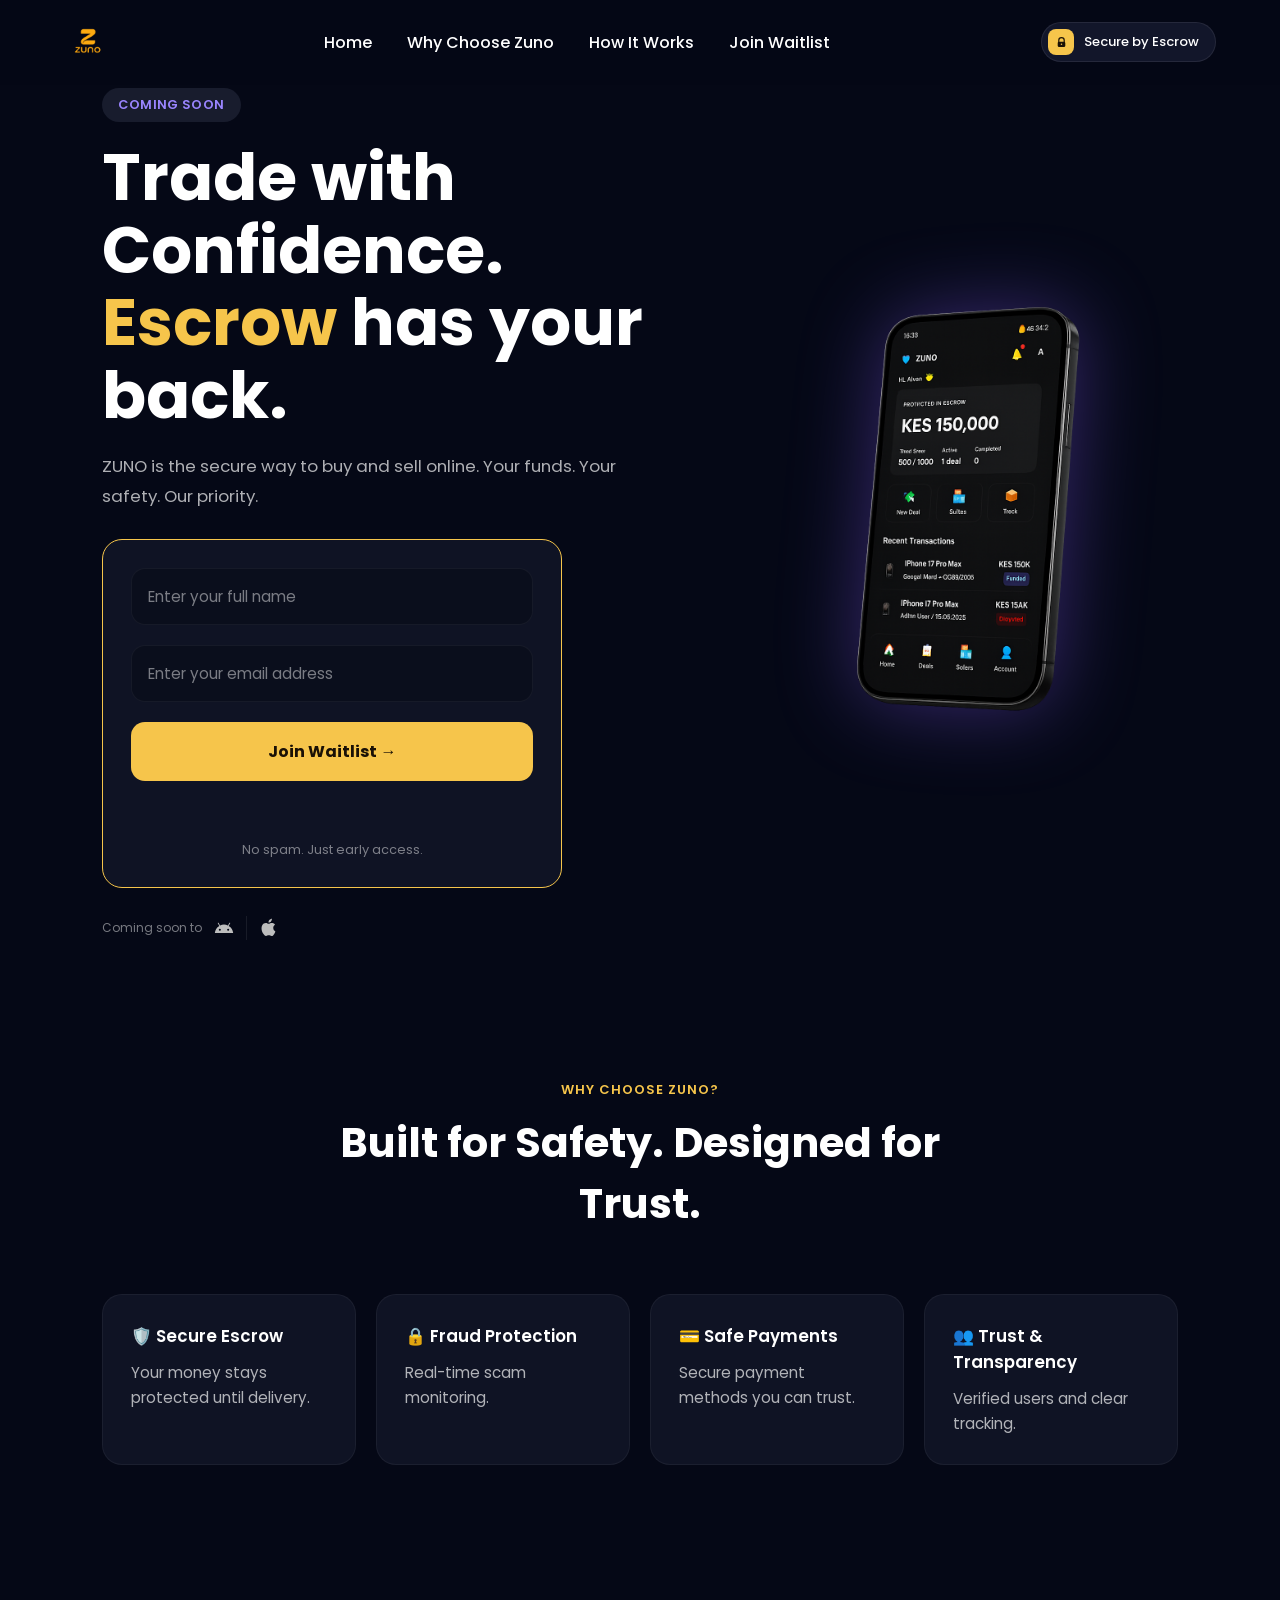
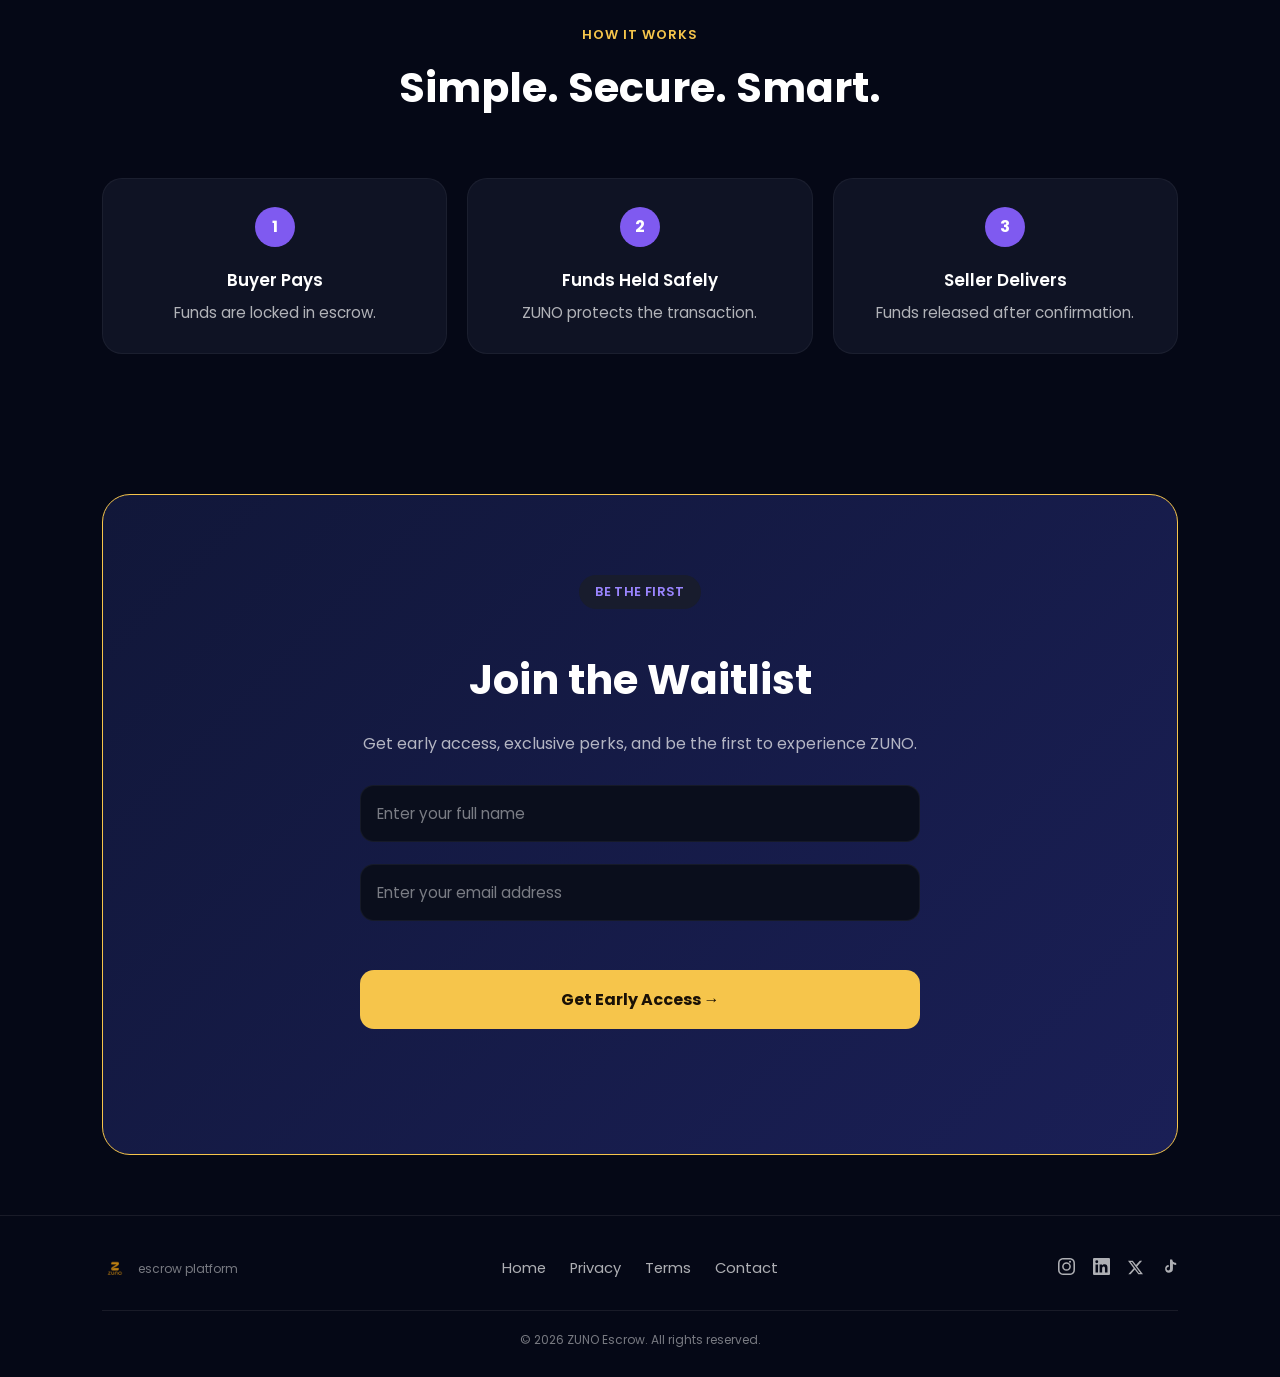
<file: index.html>
<!DOCTYPE html>
<html lang="en">
<head>
<meta charset="UTF-8">
<meta name="viewport" content="width=device-width, initial-scale=1.0">
<title>ZUNO — Secure Escrow for Online Trading | Waitlist</title>
<meta name="description" content="ZUNO is the secure escrow platform for safe online buying and selling. Join the waitlist for early access.">
<meta name="theme-color" content="#050816">

<link rel="icon" type="image/png" href="assets/zuno.png?v=3">
<link href="https://fonts.googleapis.com/css2?family=Poppins:wght@300;400;500;600;700;800&display=swap" rel="stylesheet">
<link rel="stylesheet" href="css/style.css">
</head>
<body>

<a class="skip-link" href="#main-content">Skip to content</a>

<header>
    <a class="brand" href="index.html#home" aria-label="ZUNO home">
        <img class="logo-icon" src="assets/zuno.png?v=3" alt="ZUNO">
    </a>

    <nav class="nav-links" id="navLinks">
        <a href="#home">Home</a>
        <a href="#why-zuno">Why Choose Zuno</a>
        <a href="#how-it-works">How It Works</a>
        <a href="#waitlist">Join Waitlist</a>
    </nav>

    <div class="right-controls">
        <div class="secure-badge">
            <span class="secure-badge-icon" aria-hidden="true">
                <svg width="13" height="13" viewBox="0 0 24 24" fill="none" xmlns="http://www.w3.org/2000/svg">
                    <path d="M7 10.5V8a5 5 0 0 1 10 0v2.5" stroke="#1a1106" stroke-width="2.2" stroke-linecap="round"/>
                    <rect x="5" y="10.5" width="14" height="10" rx="2.5" fill="#1a1106"/>
                    <circle cx="12" cy="15.3" r="1.4" fill="#f6c54b"/>
                </svg>
            </span>
            <span class="secure-badge-text">Secure by Escrow</span>
        </div>

        <button class="menu-toggle" id="menuToggle" aria-expanded="false" aria-controls="navLinks" aria-label="Toggle navigation menu">
            <span class="bar"></span>
        </button>
    </div>
</header>

<main id="main-content">

<section class="hero" id="home">

    <div class="hero-text">
        <span class="badge">COMING SOON</span>

        <h1>
            Trade with Confidence.<br>
            <span class="accent">Escrow</span> has your back.
        </h1>

        <p>
            ZUNO is the secure way to buy and sell online.
            Your funds. Your safety. Our priority.
        </p>

        <div class="waitlist-card">

            <form data-waitlist-form novalidate>
                <label class="sr-only" for="hero-name">Full name</label>
                <input id="hero-name" type="text" name="fullName" placeholder="Enter your full name" autocomplete="name" required>

                <label class="sr-only" for="hero-email">Email address</label>
                <input id="hero-email" type="email" name="email" placeholder="Enter your email address" autocomplete="email" required>

                <button type="submit" class="join-btn">
                    Join Waitlist →
                </button>

                <p class="form-feedback" role="status" aria-live="polite"></p>
            </form>

            <small>No spam. Just early access.</small>

        </div>

        <div class="platforms">
            <span class="coming">Coming soon to</span>
            <svg width="20" height="20" viewBox="0 0 24 24" fill="currentColor" aria-hidden="true"><path d="M17.6 9.48l1.84-3.18a.5.5 0 0 0-.86-.5l-1.86 3.22a11.4 11.4 0 0 0-9.44 0L5.42 5.8a.5.5 0 0 0-.86.5l1.84 3.18A10.94 10.94 0 0 0 1 18h22a10.94 10.94 0 0 0-5.4-8.52zM7 15.25a1.25 1.25 0 1 1 0-2.5 1.25 1.25 0 0 1 0 2.5zm10 0a1.25 1.25 0 1 1 0-2.5 1.25 1.25 0 0 1 0 2.5z"/></svg>
            <span class="sr-only">Android</span>
            <div class="divider"></div>
            <svg width="18" height="18" viewBox="0 0 24 24" fill="currentColor" aria-hidden="true"><path d="M17.05 12.04c-.03-2.6 2.12-3.85 2.22-3.91-1.21-1.77-3.09-2.01-3.76-2.04-1.6-.16-3.13.94-3.94.94-.83 0-2.07-.92-3.4-.9-1.75.03-3.36 1.02-4.25 2.59-1.81 3.14-.46 7.78 1.29 10.32.86 1.24 1.88 2.63 3.22 2.58 1.29-.05 1.78-.84 3.34-.84 1.55 0 2 .84 3.36.81 1.39-.02 2.27-1.25 3.12-2.5a10.8 10.8 0 0 0 1.4-2.88 4.6 4.6 0 0 1-2.6-4.17zM14.4 4.06c.71-.86 1.19-2.05 1.06-3.24-1.02.04-2.27.69-3 1.54-.66.76-1.24 1.98-1.08 3.14 1.13.09 2.3-.58 3.02-1.44z"/></svg>
            <span class="sr-only">iOS</span>
        </div>

    </div>

    <div class="hero-image">
        <img src="assets/phone.png" alt="ZUNO app dashboard showing funds protected in escrow">
    </div>

</section>

<section class="features" id="why-zuno">

    <span class="eyebrow-center">WHY CHOOSE ZUNO?</span>
    <h2>Built for Safety. Designed for Trust.</h2>

    <div class="cards">

        <div class="card">
            <h3>🛡️ Secure Escrow</h3>
            <p>Your money stays protected until delivery.</p>
        </div>

        <div class="card">
            <h3>🔒 Fraud Protection</h3>
            <p>Real-time scam monitoring.</p>
        </div>

        <div class="card">
            <h3>💳 Safe Payments</h3>
            <p>Secure payment methods you can trust.</p>
        </div>

        <div class="card">
            <h3>👥 Trust &amp; Transparency</h3>
            <p>Verified users and clear tracking.</p>
        </div>

    </div>

</section>

<section class="how-it-works" id="how-it-works">

    <span class="eyebrow-center">HOW IT WORKS</span>
    <h2>Simple. Secure. Smart.</h2>

    <div class="steps">

        <div class="step">
            <div class="number" aria-hidden="true">1</div>
            <h3>Buyer Pays</h3>
            <p>Funds are locked in escrow.</p>
        </div>

        <div class="step">
            <div class="number" aria-hidden="true">2</div>
            <h3>Funds Held Safely</h3>
            <p>ZUNO protects the transaction.</p>
        </div>

        <div class="step">
            <div class="number" aria-hidden="true">3</div>
            <h3>Seller Delivers</h3>
            <p>Funds released after confirmation.</p>
        </div>

    </div>

</section>

<section class="cta" id="waitlist">

    <span class="badge">BE THE FIRST</span>

    <h2>Join the Waitlist</h2>

    <p>
        Get early access, exclusive perks,
        and be the first to experience ZUNO.
    </p>

    <form class="cta-form" data-waitlist-form novalidate>
        <label class="sr-only" for="cta-name">Full name</label>
        <input id="cta-name" type="text" name="fullName" placeholder="Enter your full name" autocomplete="name" required>

        <label class="sr-only" for="cta-email">Email address</label>
        <input id="cta-email" type="email" name="email" placeholder="Enter your email address" autocomplete="email" required>
         <br>
        <button type="submit">Get Early Access →</button>
    </form>
    <p class="form-feedback" role="status" aria-live="polite"></p>

</section>

</main>

<footer class="footer">
    <div class="footer-top">

        <div class="footer-brand">
            <img src="assets/zuno.png?v=3" class="footer-icon" alt="ZUNO">
            <span class="footer-tagline">escrow platform</span>
        </div>

        <nav class="footer-links" aria-label="Footer">
            <a href="#home">Home</a>
            <a href="privacy.html">Privacy</a>
            <a href="terms.html">Terms</a>
            <a href="https://wa.me/254714637437">Contact</a>
        </nav>

        <div class="footer-social">
            <a href="https://www.instagram.com/zuno.ke?igsh=MWo0dTN6ZzJnamIyZA==" aria-label="ZUNO on Instagram"><svg width="17" height="17" viewBox="0 0 24 24" fill="currentColor" aria-hidden="true"><path d="M12 2.2c3.2 0 3.58.01 4.85.07 1.17.05 1.8.25 2.22.41.56.22.96.48 1.38.9.42.42.68.82.9 1.38.16.42.36 1.05.41 2.22.06 1.27.07 1.65.07 4.85s-.01 3.58-.07 4.85c-.05 1.17-.25 1.8-.41 2.22-.22.56-.48.96-.9 1.38-.42.42-.82.68-1.38.9-.42.16-1.05.36-2.22.41-1.27.06-1.65.07-4.85.07s-3.58-.01-4.85-.07c-1.17-.05-1.8-.25-2.22-.41-.56-.22-.96-.48-1.38-.9-.42-.42-.68-.82-.9-1.38-.16-.42-.36-1.05-.41-2.22C2.21 15.58 2.2 15.2 2.2 12s.01-3.58.07-4.85c.05-1.17.25-1.8.41-2.22.22-.56.48-.96.9-1.38.42-.42.82-.68 1.38-.9.42-.16 1.05-.36 2.22-.41C8.42 2.21 8.8 2.2 12 2.2zM12 0C8.74 0 8.33.01 7.05.07 5.78.13 4.9.33 4.14.63c-.79.31-1.46.72-2.13 1.39C1.34 2.69.93 3.36.62 4.15.32 4.91.12 5.78.06 7.06.01 8.33 0 8.74 0 12s.01 3.67.07 4.95c.06 1.27.26 2.15.56 2.91.31.79.72 1.46 1.39 2.13.67.67 1.34 1.08 2.13 1.39.76.3 1.63.5 2.91.56C8.33 23.99 8.74 24 12 24s3.67-.01 4.95-.07c1.27-.06 2.15-.26 2.91-.56.79-.31 1.46-.72 2.13-1.39.67-.67 1.08-1.34 1.39-2.13.3-.76.5-1.63.56-2.91.06-1.28.07-1.69.07-4.95s-.01-3.67-.07-4.95c-.06-1.27-.26-2.15-.56-2.91-.31-.79-.72-1.46-1.39-2.13-.67-.67-1.34-1.08-2.13-1.39-.76-.3-1.63-.5-2.91-.56C15.67.01 15.26 0 12 0zm0 5.84A6.16 6.16 0 1 0 18.16 12 6.16 6.16 0 0 0 12 5.84zM12 16a4 4 0 1 1 4-4 4 4 0 0 1-4 4zm6.41-10.85a1.44 1.44 0 1 1-1.44-1.44 1.44 1.44 0 0 1 1.44 1.44z"/></svg></a>
            <a href="https://www.linkedin.com/in/zuno-escrow-52151441b?utm_source=share_via&utm_content=profile&utm_medium=member_android" aria-label="ZUNO on LinkedIn"><svg width="17" height="17" viewBox="0 0 24 24" fill="currentColor" aria-hidden="true"><path d="M20.45 20.45h-3.56v-5.57c0-1.33-.02-3.04-1.85-3.04-1.85 0-2.14 1.45-2.14 2.94v5.67H9.34V9h3.41v1.56h.05c.48-.9 1.64-1.85 3.38-1.85 3.6 0 4.27 2.37 4.27 5.46zM5.34 7.43a2.07 2.07 0 1 1 0-4.14 2.07 2.07 0 0 1 0 4.14zM7.12 20.45H3.56V9h3.56zM22.22 0H1.77C.8 0 0 .78 0 1.75v20.5C0 23.22.8 24 1.77 24h20.45c.98 0 1.78-.78 1.78-1.75V1.75C24 .78 23.2 0 22.22 0z"/></svg></a>
            <a href="https://x.com/EscrowZuno" aria-label="ZUNO on X (Twitter)"><svg width="15" height="15" viewBox="0 0 24 24" fill="currentColor" aria-hidden="true"><path d="M18.9 1.15h3.68l-8.04 9.19L24 22.85h-7.4l-5.8-7.58-6.63 7.58H.5l8.6-9.83L0 1.15h7.59l5.24 6.93zm-1.29 19.5h2.04L6.49 3.24H4.3z"/></svg></a>
          <a href="https://www.tiktok.com/@zuno.ke?_r=1&_t=ZS-97hFXRtdJbx" aria-label="ZUNO on TikTok">
  <svg width="17" height="17" viewBox="0 0 24 24" fill="currentColor" aria-hidden="true">
    <path d="M19.59 6.69a4.83 4.83 0 0 1-3.77-4.25V2h-3.12v13.21a2.39 2.39 0 1 1-2.39-2.39c.19 0 .37.02.55.07V9.72a5.5 5.5 0 1 0 5.96 5.49V8.54a7.94 7.94 0 0 0 4.65 1.48V6.9c-.66 0-1.3-.07-1.88-.21z"/>
  </svg>
</a>
        </div>

    </div>

    <div class="footer-bottom">
        <p>© 2026 ZUNO Escrow. All rights reserved.</p>
    </div>
</footer>

<script src="js/main.js" defer></script>
</body>
</html>
</file>
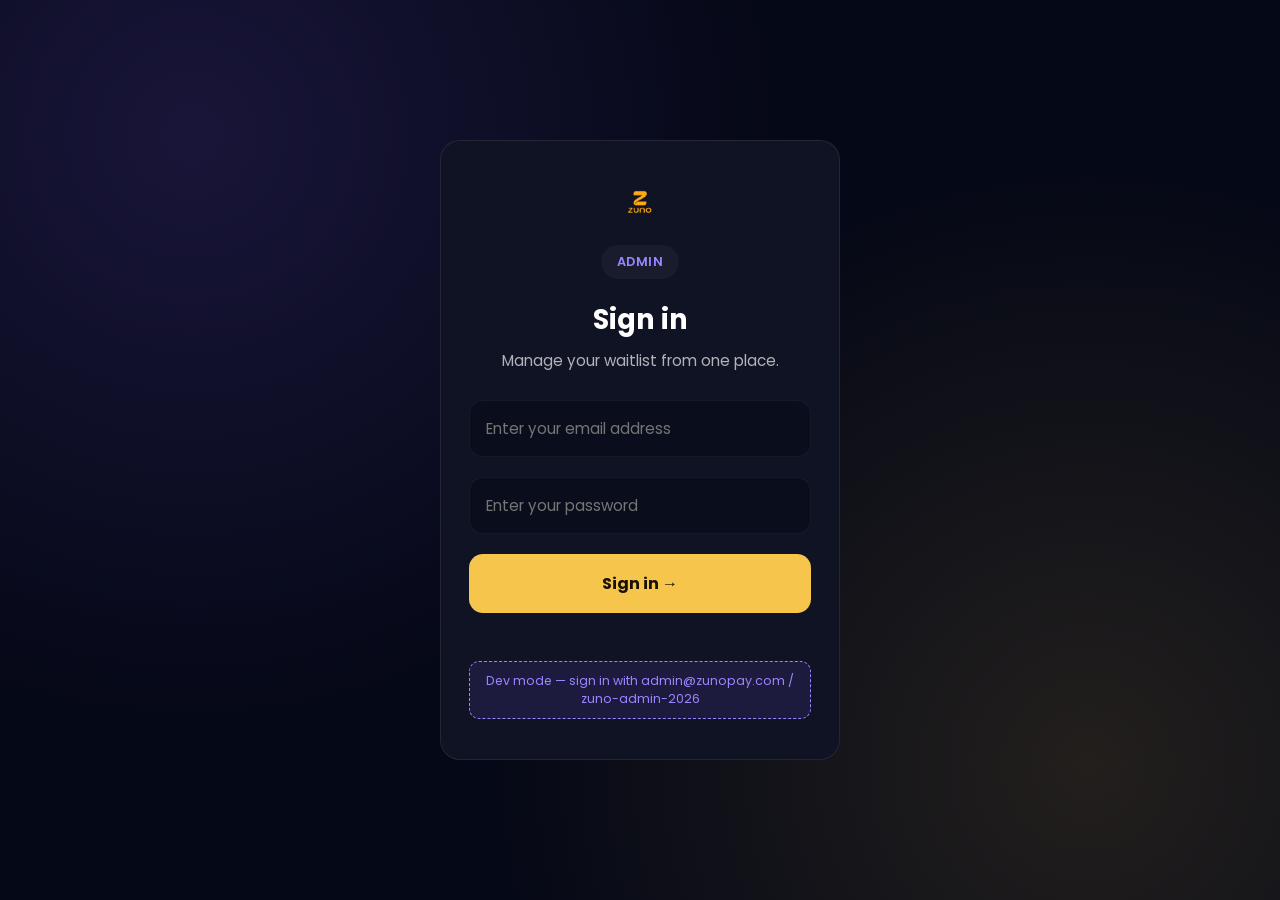
<file: admin/index.html>
<!DOCTYPE html>
<html lang="en">
<head>
<meta charset="UTF-8">
<meta name="viewport" content="width=device-width, initial-scale=1.0">
<title>Admin Sign In — ZUNO</title>
<meta name="robots" content="noindex, nofollow">
<link rel="icon" type="image/png" href="assets/zuno.png?v=3">
<link href="https://fonts.googleapis.com/css2?family=Poppins:wght@300;400;500;600;700;800&display=swap" rel="stylesheet">
<link rel="stylesheet" href="css/admin.css">
</head>
<body class="admin-auth-body">

<a class="skip-link" href="#main-content">Skip to content</a>

<main id="main-content" class="auth-shell">

  <div class="auth-card">
    <img class="auth-logo" src="assets/zuno.png?v=3" alt="ZUNO">
    <span class="badge auth-badge">ADMIN</span>
    <h1 class="auth-title">Sign in</h1>
    <p class="auth-subtitle">Manage your waitlist from one place.</p>

    <form id="loginForm" novalidate>
      <label class="sr-only" for="email">Email address</label>
      <input id="email" type="email" name="email" placeholder="Enter your email address" autocomplete="username" required>

      <label class="sr-only" for="password">Password</label>
      <input id="password" type="password" name="password" placeholder="Enter your password" autocomplete="current-password" required>

      <button type="submit" class="join-btn" id="loginBtn">Sign in →</button>

      <p class="form-feedback" id="loginFeedback" role="status" aria-live="polite"></p>
    </form>

    <p class="dev-hint" id="devHint" hidden></p>
  </div>

</main>

<script src="js/config.js"></script>
<script src="js/api.js"></script>
<script src="js/auth.js"></script>
</body>
</html>
</file>
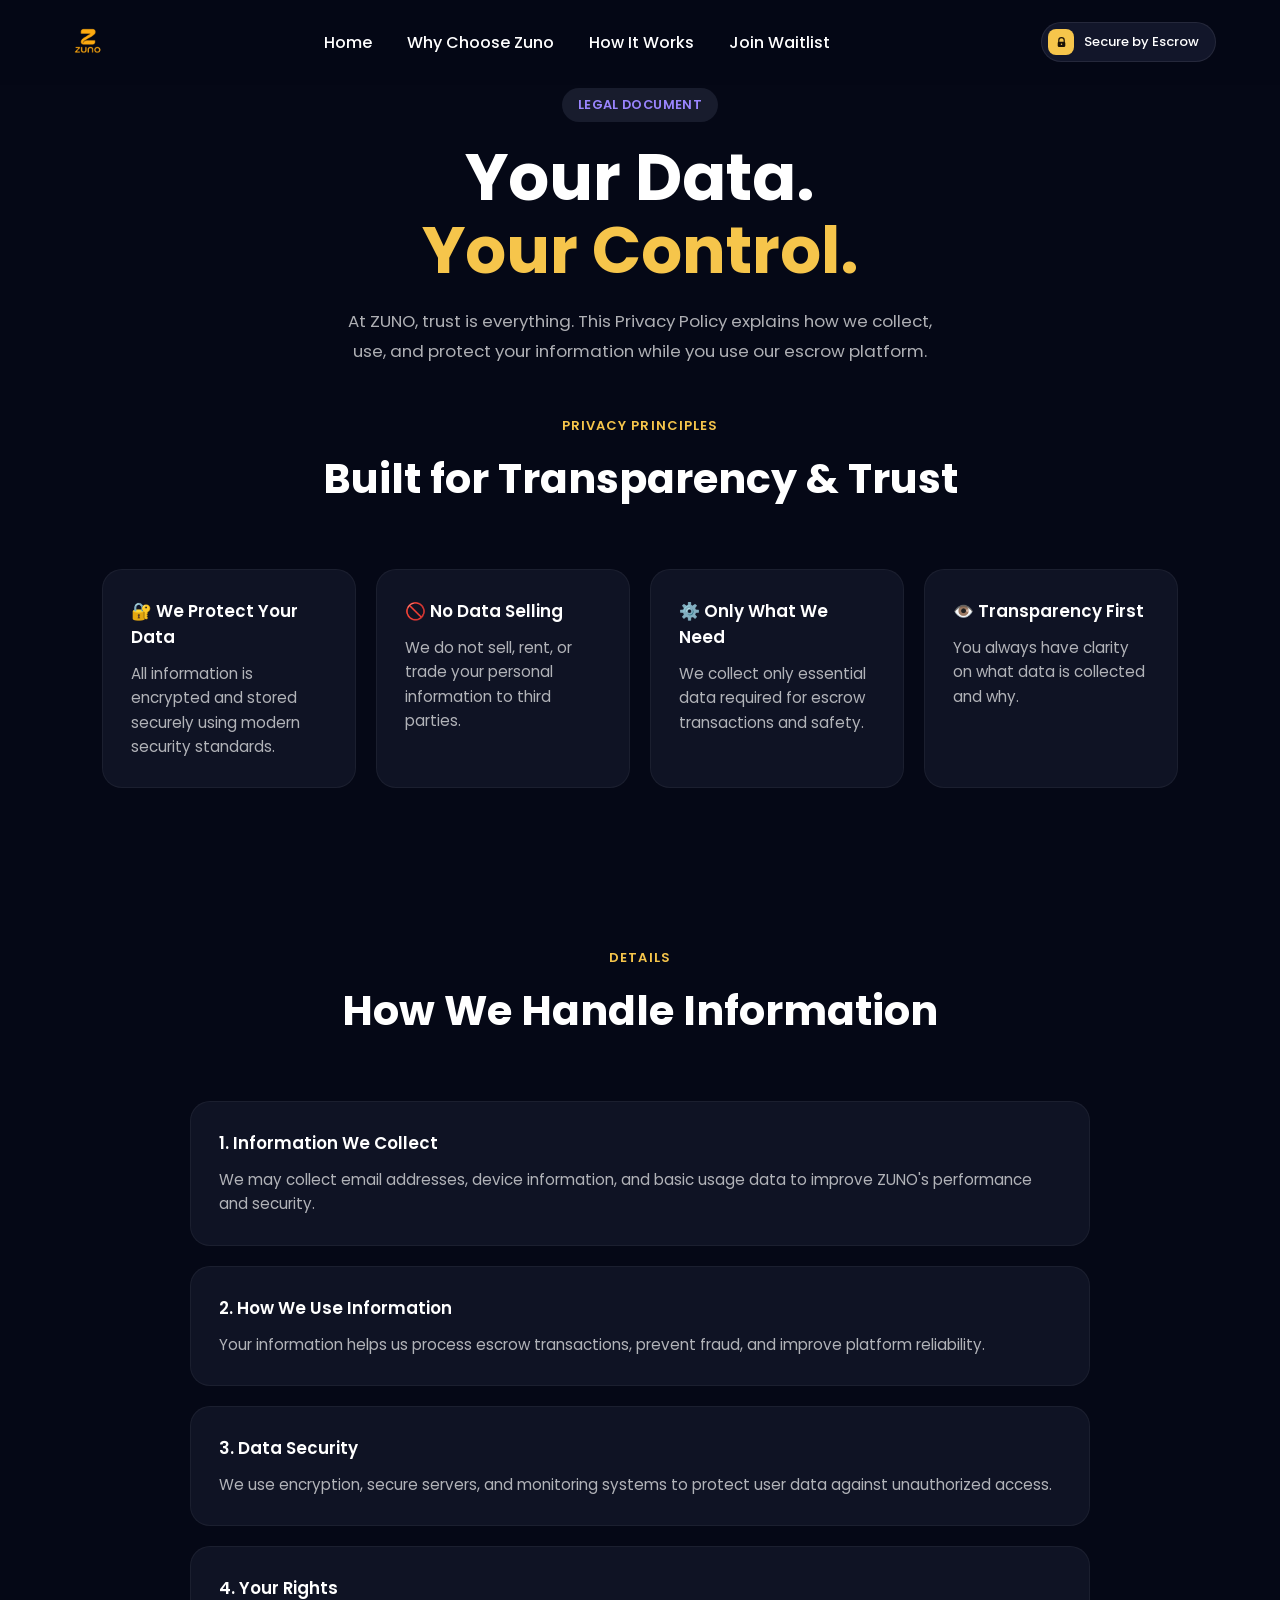
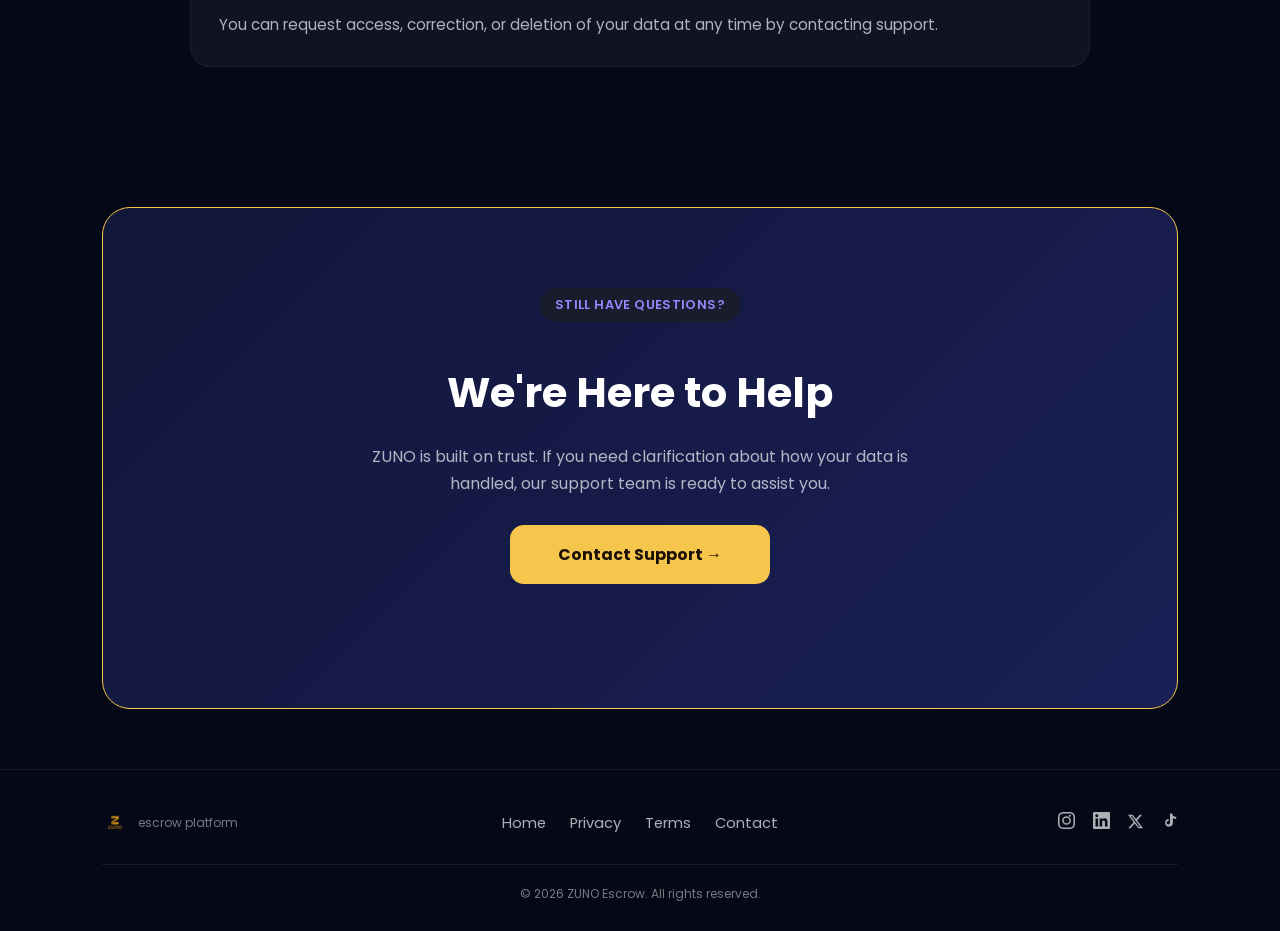
<file: privacy.html>
<!DOCTYPE html>
<html lang="en">
<head>
<meta charset="UTF-8">
<meta name="viewport" content="width=device-width, initial-scale=1.0">
<title>Privacy Policy - ZUNO</title>
<meta name="description" content="Read ZUNO's Privacy Policy to learn how we collect, use, and protect your data on our secure escrow platform.">
<meta name="theme-color" content="#050816">

<link rel="icon" type="image/png" href="assets/zuno.png?v=3">
<link href="https://fonts.googleapis.com/css2?family=Poppins:wght@300;400;500;600;700;800&display=swap" rel="stylesheet">
<link rel="stylesheet" href="css/style.css">
</head>

<body>

<a class="skip-link" href="#main-content">Skip to content</a>

<header>
    <a class="brand" href="index.html#home" aria-label="ZUNO home">
        <img class="logo-icon" src="assets/zuno.png?v=3" alt="ZUNO">
    </a>

    <nav class="nav-links" id="navLinks">
        <a href="index.html#home">Home</a>
        <a href="index.html#why-zuno">Why Choose Zuno</a>
        <a href="index.html#how-it-works">How It Works</a>
        <a href="index.html#waitlist">Join Waitlist</a>
    </nav>

    <div class="right-controls">
        <div class="secure-badge">
            <span class="secure-badge-icon" aria-hidden="true">
                <svg width="13" height="13" viewBox="0 0 24 24" fill="none" xmlns="http://www.w3.org/2000/svg">
                    <path d="M7 10.5V8a5 5 0 0 1 10 0v2.5" stroke="#1a1106" stroke-width="2.2" stroke-linecap="round"/>
                    <rect x="5" y="10.5" width="14" height="10" rx="2.5" fill="#1a1106"/>
                    <circle cx="12" cy="15.3" r="1.4" fill="#f6c54b"/>
                </svg>
            </span>
            <span class="secure-badge-text">Secure by Escrow</span>
        </div>

        <button class="menu-toggle" id="menuToggle" aria-expanded="false" aria-controls="navLinks" aria-label="Toggle navigation menu">
            <span class="bar"></span>
        </button>
    </div>
</header>

<main id="main-content">

<!-- HERO -->
<section class="hero hero--solo">
  <div class="hero-text">

    <span class="badge">LEGAL DOCUMENT</span>

    <h1>
      Your Data. <br>
      <span class="accent">Your Control.</span>
    </h1>

    <p>
      At ZUNO, trust is everything. This Privacy Policy explains how we collect,
      use, and protect your information while you use our escrow platform.
    </p>

  </div>
</section>


<!-- CORE PRINCIPLES STRIP -->
<section class="features">

  <span class="eyebrow-center">PRIVACY PRINCIPLES</span>
  <h2>Built for Transparency &amp; Trust</h2>

  <div class="cards">

    <div class="card">
      <h3>🔐 We Protect Your Data</h3>
      <p>All information is encrypted and stored securely using modern security standards.</p>
    </div>

    <div class="card">
      <h3>🚫 No Data Selling</h3>
      <p>We do not sell, rent, or trade your personal information to third parties.</p>
    </div>

    <div class="card">
      <h3>⚙️ Only What We Need</h3>
      <p>We collect only essential data required for escrow transactions and safety.</p>
    </div>

    <div class="card">
      <h3>👁️ Transparency First</h3>
      <p>You always have clarity on what data is collected and why.</p>
    </div>

  </div>

</section>


<!-- DETAILED SECTIONS -->
<section class="features">

  <span class="eyebrow-center">DETAILS</span>
  <h2>How We Handle Information</h2>

  <div class="cards cards--single">

    <div class="card">
      <h3>1. Information We Collect</h3>
      <p>
        We may collect email addresses, device information, and basic usage data to improve ZUNO's performance and security.
      </p>
    </div>

    <div class="card">
      <h3>2. How We Use Information</h3>
      <p>
        Your information helps us process escrow transactions, prevent fraud, and improve platform reliability.
      </p>
    </div>

    <div class="card">
      <h3>3. Data Security</h3>
      <p>
        We use encryption, secure servers, and monitoring systems to protect user data against unauthorized access.
      </p>
    </div>

    <div class="card">
      <h3>4. Your Rights</h3>
      <p>
        You can request access, correction, or deletion of your data at any time by contacting support.
      </p>
    </div>

  </div>

</section>


<!-- TRUST CTA -->
<section class="cta">

  <span class="badge">STILL HAVE QUESTIONS?</span>

  <h2>We're Here to Help</h2>

  <p>
    ZUNO is built on trust. If you need clarification about how your data is handled,
    our support team is ready to assist you.
  </p>

<a href="mailto:escrowzuno@gmail.com?subject=ZUNO%20Support%20Request" class="join-btn">
    Contact Support →
</a>
  <p class="form-feedback" role="status" aria-live="polite"></p>

</section>

</main>

<!-- FOOTER -->
<footer class="footer">
    <div class="footer-top">

        <div class="footer-brand">
            <img src="assets/zuno.png?v=3" class="footer-icon" alt="ZUNO">
            <span class="footer-tagline">escrow platform</span>
        </div>

        <nav class="footer-links" aria-label="Footer">
            <a href="index.html">Home</a>
            <a href="privacy.html">Privacy</a>
            <a href="terms.html">Terms</a>
            <a href="https://wa.me/254714637437">Contact</a>
        </nav>

        <div class="footer-social">
            <a href="https://www.instagram.com/zuno.ke?igsh=MWo0dTN6ZzJnamIyZA==" aria-label="ZUNO on Instagram"><svg width="17" height="17" viewBox="0 0 24 24" fill="currentColor" aria-hidden="true"><path d="M12 2.2c3.2 0 3.58.01 4.85.07 1.17.05 1.8.25 2.22.41.56.22.96.48 1.38.9.42.42.68.82.9 1.38.16.42.36 1.05.41 2.22.06 1.27.07 1.65.07 4.85s-.01 3.58-.07 4.85c-.05 1.17-.25 1.8-.41 2.22-.22.56-.48.96-.9 1.38-.42.42-.82.68-1.38.9-.42.16-1.05.36-2.22.41-1.27.06-1.65.07-4.85.07s-3.58-.01-4.85-.07c-1.17-.05-1.8-.25-2.22-.41-.56-.22-.96-.48-1.38-.9-.42-.42-.68-.82-.9-1.38-.16-.42-.36-1.05-.41-2.22C2.21 15.58 2.2 15.2 2.2 12s.01-3.58.07-4.85c.05-1.17.25-1.8.41-2.22.22-.56.48-.96.9-1.38.42-.42.82-.68 1.38-.9.42-.16 1.05-.36 2.22-.41C8.42 2.21 8.8 2.2 12 2.2zM12 0C8.74 0 8.33.01 7.05.07 5.78.13 4.9.33 4.14.63c-.79.31-1.46.72-2.13 1.39C1.34 2.69.93 3.36.62 4.15.32 4.91.12 5.78.06 7.06.01 8.33 0 8.74 0 12s.01 3.67.07 4.95c.06 1.27.26 2.15.56 2.91.31.79.72 1.46 1.39 2.13.67.67 1.34 1.08 2.13 1.39.76.3 1.63.5 2.91.56C8.33 23.99 8.74 24 12 24s3.67-.01 4.95-.07c1.27-.06 2.15-.26 2.91-.56.79-.31 1.46-.72 2.13-1.39.67-.67 1.08-1.34 1.39-2.13.3-.76.5-1.63.56-2.91.06-1.28.07-1.69.07-4.95s-.01-3.67-.07-4.95c-.06-1.27-.26-2.15-.56-2.91-.31-.79-.72-1.46-1.39-2.13-.67-.67-1.34-1.08-2.13-1.39-.76-.3-1.63-.5-2.91-.56C15.67.01 15.26 0 12 0zm0 5.84A6.16 6.16 0 1 0 18.16 12 6.16 6.16 0 0 0 12 5.84zM12 16a4 4 0 1 1 4-4 4 4 0 0 1-4 4zm6.41-10.85a1.44 1.44 0 1 1-1.44-1.44 1.44 1.44 0 0 1 1.44 1.44z"/></svg></a>
            <a href="https://www.linkedin.com/in/zuno-escrow-52151441b?utm_source=share_via&utm_content=profile&utm_medium=member_android" aria-label="ZUNO on LinkedIn"><svg width="17" height="17" viewBox="0 0 24 24" fill="currentColor" aria-hidden="true"><path d="M20.45 20.45h-3.56v-5.57c0-1.33-.02-3.04-1.85-3.04-1.85 0-2.14 1.45-2.14 2.94v5.67H9.34V9h3.41v1.56h.05c.48-.9 1.64-1.85 3.38-1.85 3.6 0 4.27 2.37 4.27 5.46zM5.34 7.43a2.07 2.07 0 1 1 0-4.14 2.07 2.07 0 0 1 0 4.14zM7.12 20.45H3.56V9h3.56zM22.22 0H1.77C.8 0 0 .78 0 1.75v20.5C0 23.22.8 24 1.77 24h20.45c.98 0 1.78-.78 1.78-1.75V1.75C24 .78 23.2 0 22.22 0z"/></svg></a>
            <a href="https://x.com/EscrowZuno" aria-label="ZUNO on X (Twitter)"><svg width="15" height="15" viewBox="0 0 24 24" fill="currentColor" aria-hidden="true"><path d="M18.9 1.15h3.68l-8.04 9.19L24 22.85h-7.4l-5.8-7.58-6.63 7.58H.5l8.6-9.83L0 1.15h7.59l5.24 6.93zm-1.29 19.5h2.04L6.49 3.24H4.3z"/></svg></a>
          <a href="https://www.tiktok.com/@zuno.ke?_r=1&_t=ZS-97hFXRtdJbx" aria-label="ZUNO on TikTok">
  <svg width="17" height="17" viewBox="0 0 24 24" fill="currentColor" aria-hidden="true">
    <path d="M19.59 6.69a4.83 4.83 0 0 1-3.77-4.25V2h-3.12v13.21a2.39 2.39 0 1 1-2.39-2.39c.19 0 .37.02.55.07V9.72a5.5 5.5 0 1 0 5.96 5.49V8.54a7.94 7.94 0 0 0 4.65 1.48V6.9c-.66 0-1.3-.07-1.88-.21z"/>
  </svg>
          </a>
        </div>

    </div>

    <div class="footer-bottom">
        <p>© 2026 ZUNO Escrow. All rights reserved.</p>
    </div>
</footer>

<script src="js/main.js" defer></script>
</body>
</html>
</file>
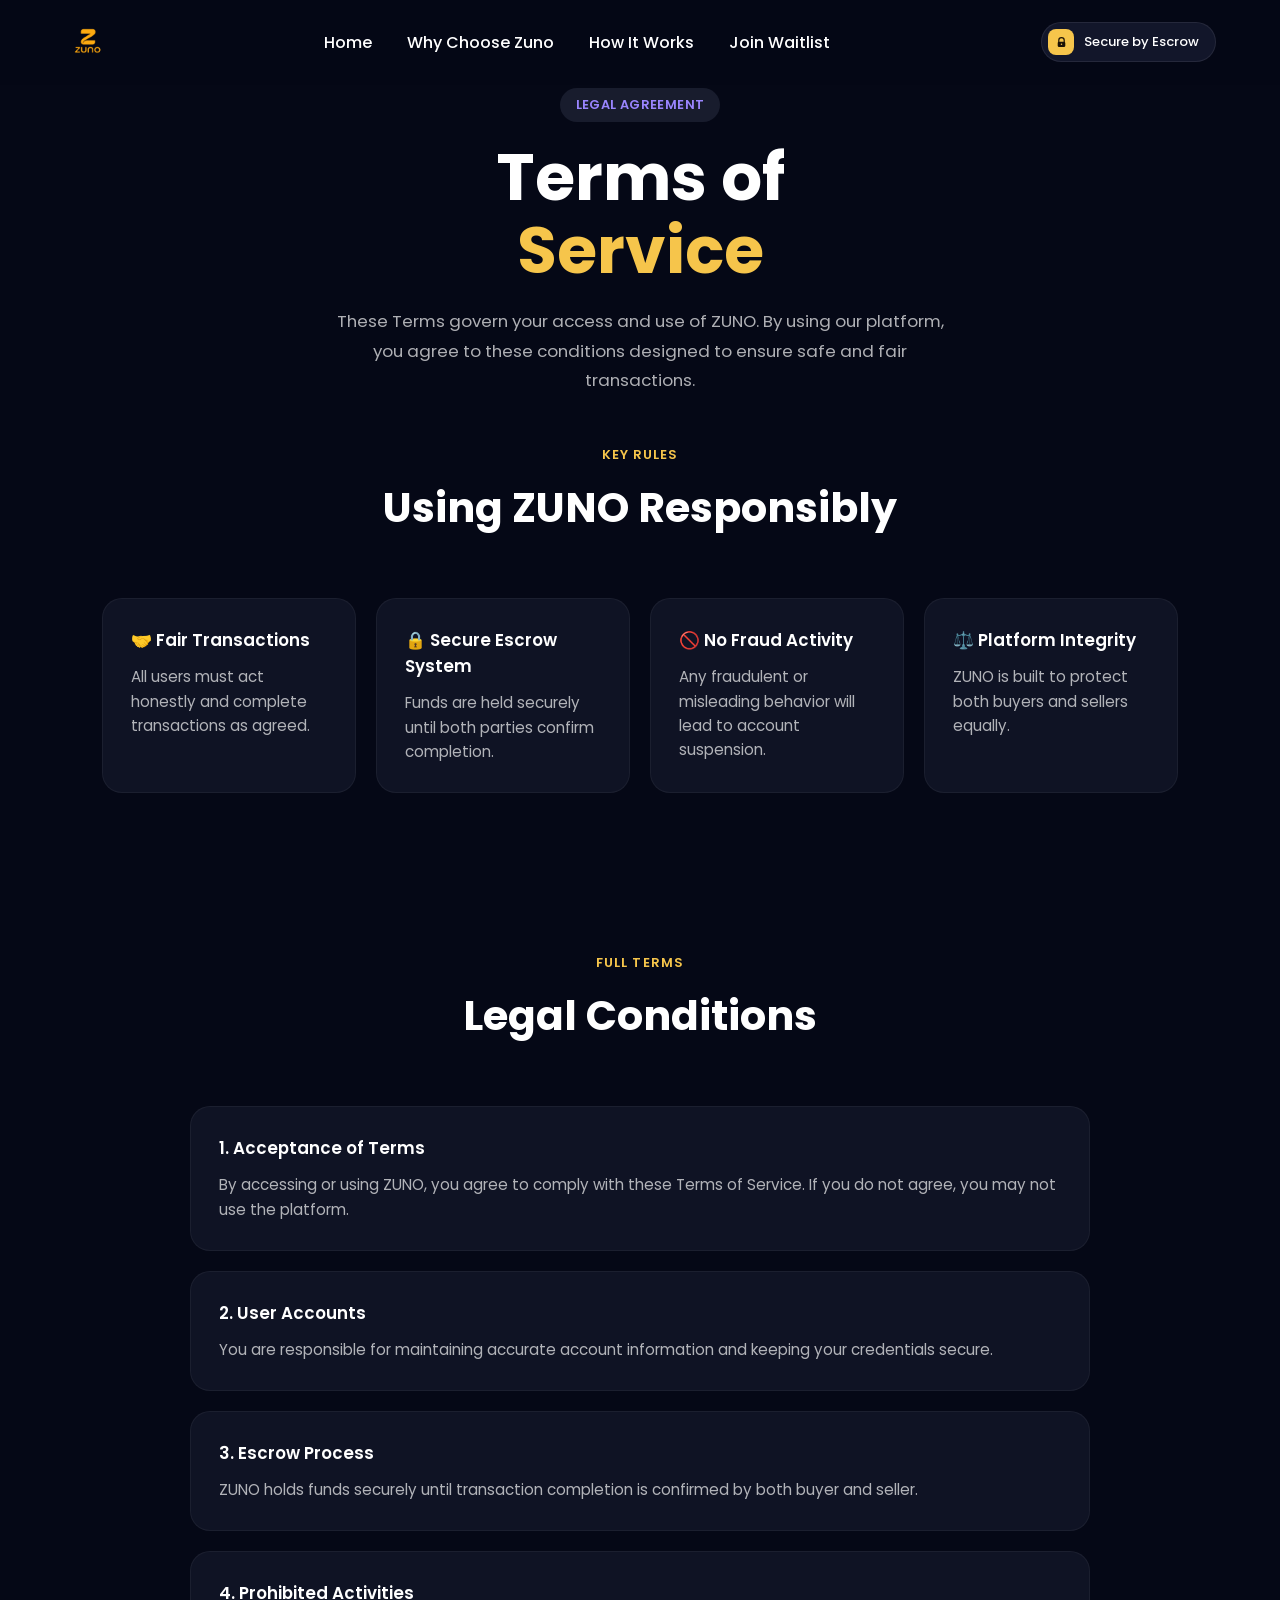
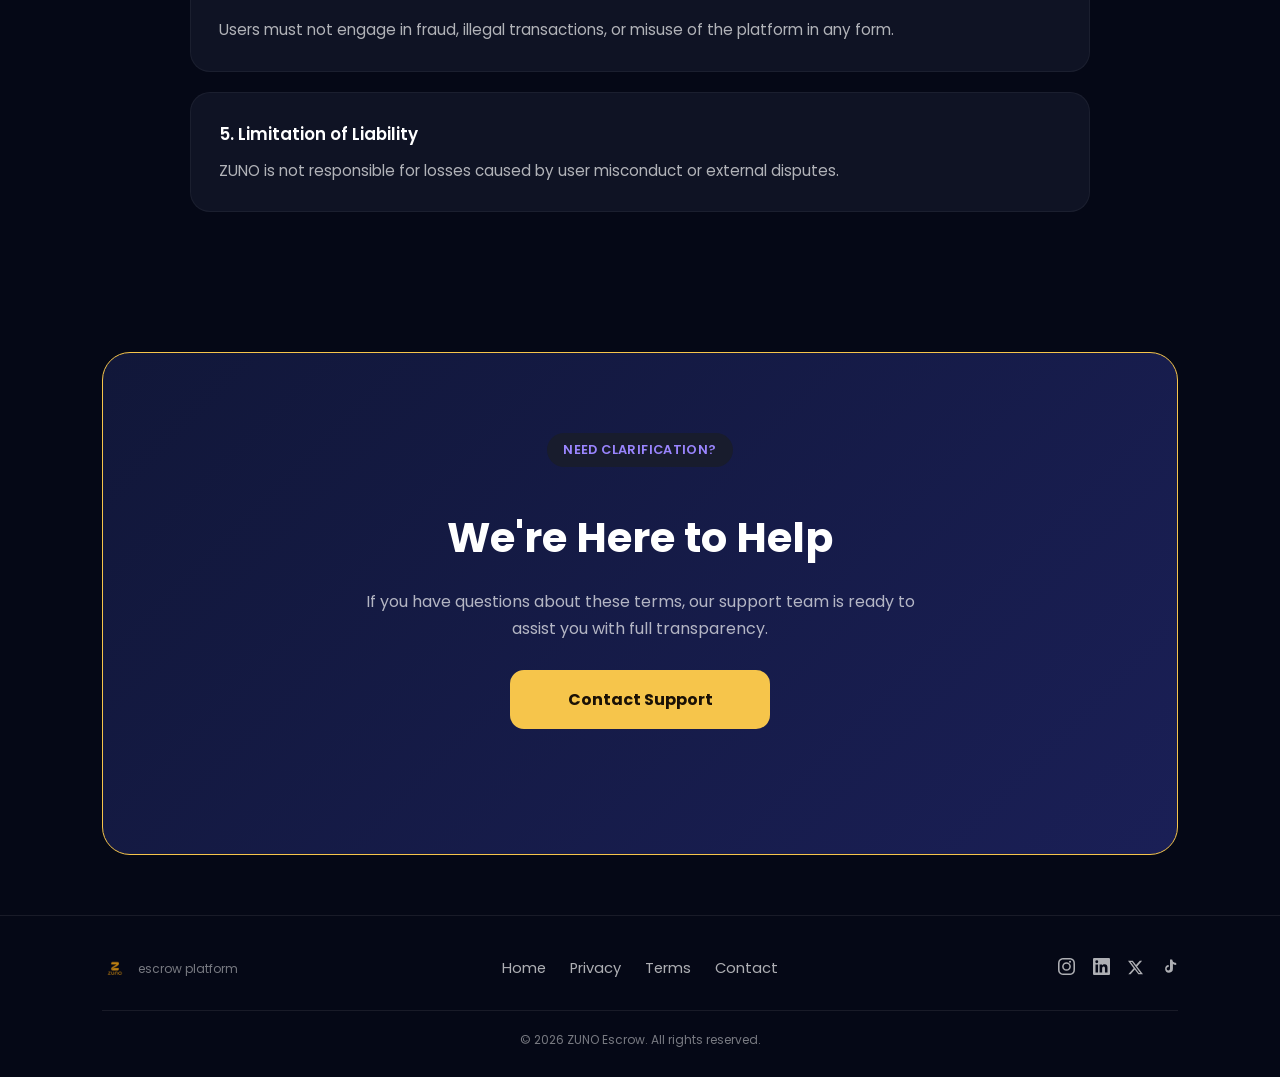
<file: terms.html>
<!DOCTYPE html>
<html lang="en">
<head>
<meta charset="UTF-8">
<meta name="viewport" content="width=device-width, initial-scale=1.0">
<title>Terms of Service - ZUNO</title>
<meta name="description" content="Review ZUNO's Terms of Service governing the use of our secure escrow platform.">
<meta name="theme-color" content="#050816">

<link rel="icon" type="image/png" href="assets/zuno.png?v=3">
<link href="https://fonts.googleapis.com/css2?family=Poppins:wght@300;400;500;600;700;800&display=swap" rel="stylesheet">
<link rel="stylesheet" href="css/style.css">
</head>

<body>

<a class="skip-link" href="#main-content">Skip to content</a>

<header>
    <a class="brand" href="index.html#home" aria-label="ZUNO home">
        <img class="logo-icon" src="assets/zuno.png?v=3" alt="ZUNO">
    </a>

    <nav class="nav-links" id="navLinks">
        <a href="index.html#home">Home</a>
        <a href="index.html#why-zuno">Why Choose Zuno</a>
        <a href="index.html#how-it-works">How It Works</a>
        <a href="index.html#waitlist">Join Waitlist</a>
    </nav>

    <div class="right-controls">
        <div class="secure-badge">
            <span class="secure-badge-icon" aria-hidden="true">
                <svg width="13" height="13" viewBox="0 0 24 24" fill="none" xmlns="http://www.w3.org/2000/svg">
                    <path d="M7 10.5V8a5 5 0 0 1 10 0v2.5" stroke="#1a1106" stroke-width="2.2" stroke-linecap="round"/>
                    <rect x="5" y="10.5" width="14" height="10" rx="2.5" fill="#1a1106"/>
                    <circle cx="12" cy="15.3" r="1.4" fill="#f6c54b"/>
                </svg>
            </span>
            <span class="secure-badge-text">Secure by Escrow</span>
        </div>

        <button class="menu-toggle" id="menuToggle" aria-expanded="false" aria-controls="navLinks" aria-label="Toggle navigation menu">
            <span class="bar"></span>
        </button>
    </div>
</header>

<main id="main-content">

<!-- HERO -->
<section class="hero hero--solo">
  <div class="hero-text">

    <span class="badge">LEGAL AGREEMENT</span>

    <h1>
      Terms of <br>
      <span class="accent">Service</span>
    </h1>

    <p>
      These Terms govern your access and use of ZUNO. By using our platform,
      you agree to these conditions designed to ensure safe and fair transactions.
    </p>

  </div>
</section>


<!-- PRINCIPLES -->
<section class="features">

  <span class="eyebrow-center">KEY RULES</span>
  <h2>Using ZUNO Responsibly</h2>

  <div class="cards">

    <div class="card">
      <h3>🤝 Fair Transactions</h3>
      <p>All users must act honestly and complete transactions as agreed.</p>
    </div>

    <div class="card">
      <h3>🔒 Secure Escrow System</h3>
      <p>Funds are held securely until both parties confirm completion.</p>
    </div>

    <div class="card">
      <h3>🚫 No Fraud Activity</h3>
      <p>Any fraudulent or misleading behavior will lead to account suspension.</p>
    </div>

    <div class="card">
      <h3>⚖️ Platform Integrity</h3>
      <p>ZUNO is built to protect both buyers and sellers equally.</p>
    </div>

  </div>

</section>


<!-- DETAILED TERMS -->
<section class="features">

  <span class="eyebrow-center">FULL TERMS</span>
  <h2>Legal Conditions</h2>

  <div class="cards cards--single">

    <div class="card">
      <h3>1. Acceptance of Terms</h3>
      <p>
        By accessing or using ZUNO, you agree to comply with these Terms of Service.
        If you do not agree, you may not use the platform.
      </p>
    </div>

    <div class="card">
      <h3>2. User Accounts</h3>
      <p>
        You are responsible for maintaining accurate account information and keeping your credentials secure.
      </p>
    </div>

    <div class="card">
      <h3>3. Escrow Process</h3>
      <p>
        ZUNO holds funds securely until transaction completion is confirmed by both buyer and seller.
      </p>
    </div>

    <div class="card">
      <h3>4. Prohibited Activities</h3>
      <p>
        Users must not engage in fraud, illegal transactions, or misuse of the platform in any form.
      </p>
    </div>

    <div class="card">
      <h3>5. Limitation of Liability</h3>
      <p>
        ZUNO is not responsible for losses caused by user misconduct or external disputes.
      </p>
    </div>

  </div>

</section>


<!-- CTA -->
<section class="cta">

  <span class="badge">NEED CLARIFICATION?</span>

  <h2>We're Here to Help</h2>

  <p>
    If you have questions about these terms, our support team is ready to assist you
    with full transparency.
  </p>

<a href="mailto:escrowzuno@gmail.com?subject=ZUNO%20Support%20Request" class="join-btn">
  Contact Support
</a>
    
  <p class="form-feedback" role="status" aria-live="polite"></p>

</section>

</main>

<!-- FOOTER -->
<footer class="footer">
    <div class="footer-top">

        <div class="footer-brand">
            <img src="assets/zuno.png?v=3" class="footer-icon" alt="ZUNO">
            <span class="footer-tagline">escrow platform</span>
        </div>

        <nav class="footer-links" aria-label="Footer">
            <a href="index.html">Home</a>
            <a href="privacy.html">Privacy</a>
            <a href="terms.html">Terms</a>
            <a href="https://wa.me/254714637437">Contact</a>
        </nav>

        <div class="footer-social">
            <a href="https://www.instagram.com/zuno.ke?igsh=MWo0dTN6ZzJnamIyZA==" aria-label="ZUNO on Instagram"><svg width="17" height="17" viewBox="0 0 24 24" fill="currentColor" aria-hidden="true"><path d="M12 2.2c3.2 0 3.58.01 4.85.07 1.17.05 1.8.25 2.22.41.56.22.96.48 1.38.9.42.42.68.82.9 1.38.16.42.36 1.05.41 2.22.06 1.27.07 1.65.07 4.85s-.01 3.58-.07 4.85c-.05 1.17-.25 1.8-.41 2.22-.22.56-.48.96-.9 1.38-.42.42-.82.68-1.38.9-.42.16-1.05.36-2.22.41-1.27.06-1.65.07-4.85.07s-3.58-.01-4.85-.07c-1.17-.05-1.8-.25-2.22-.41-.56-.22-.96-.48-1.38-.9-.42-.42-.68-.82-.9-1.38-.16-.42-.36-1.05-.41-2.22C2.21 15.58 2.2 15.2 2.2 12s.01-3.58.07-4.85c.05-1.17.25-1.8.41-2.22.22-.56.48-.96.9-1.38.42-.42.82-.68 1.38-.9.42-.16 1.05-.36 2.22-.41C8.42 2.21 8.8 2.2 12 2.2zM12 0C8.74 0 8.33.01 7.05.07 5.78.13 4.9.33 4.14.63c-.79.31-1.46.72-2.13 1.39C1.34 2.69.93 3.36.62 4.15.32 4.91.12 5.78.06 7.06.01 8.33 0 8.74 0 12s.01 3.67.07 4.95c.06 1.27.26 2.15.56 2.91.31.79.72 1.46 1.39 2.13.67.67 1.34 1.08 2.13 1.39.76.3 1.63.5 2.91.56C8.33 23.99 8.74 24 12 24s3.67-.01 4.95-.07c1.27-.06 2.15-.26 2.91-.56.79-.31 1.46-.72 2.13-1.39.67-.67 1.08-1.34 1.39-2.13.3-.76.5-1.63.56-2.91.06-1.28.07-1.69.07-4.95s-.01-3.67-.07-4.95c-.06-1.27-.26-2.15-.56-2.91-.31-.79-.72-1.46-1.39-2.13-.67-.67-1.34-1.08-2.13-1.39-.76-.3-1.63-.5-2.91-.56C15.67.01 15.26 0 12 0zm0 5.84A6.16 6.16 0 1 0 18.16 12 6.16 6.16 0 0 0 12 5.84zM12 16a4 4 0 1 1 4-4 4 4 0 0 1-4 4zm6.41-10.85a1.44 1.44 0 1 1-1.44-1.44 1.44 1.44 0 0 1 1.44 1.44z"/></svg></a>
            <a href="https://www.linkedin.com/in/zuno-escrow-52151441b?utm_source=share_via&utm_content=profile&utm_medium=member_android" aria-label="ZUNO on LinkedIn"><svg width="17" height="17" viewBox="0 0 24 24" fill="currentColor" aria-hidden="true"><path d="M20.45 20.45h-3.56v-5.57c0-1.33-.02-3.04-1.85-3.04-1.85 0-2.14 1.45-2.14 2.94v5.67H9.34V9h3.41v1.56h.05c.48-.9 1.64-1.85 3.38-1.85 3.6 0 4.27 2.37 4.27 5.46zM5.34 7.43a2.07 2.07 0 1 1 0-4.14 2.07 2.07 0 0 1 0 4.14zM7.12 20.45H3.56V9h3.56zM22.22 0H1.77C.8 0 0 .78 0 1.75v20.5C0 23.22.8 24 1.77 24h20.45c.98 0 1.78-.78 1.78-1.75V1.75C24 .78 23.2 0 22.22 0z"/></svg></a>
            <a href="https://x.com/EscrowZuno" aria-label="ZUNO on X (Twitter)"><svg width="15" height="15" viewBox="0 0 24 24" fill="currentColor" aria-hidden="true"><path d="M18.9 1.15h3.68l-8.04 9.19L24 22.85h-7.4l-5.8-7.58-6.63 7.58H.5l8.6-9.83L0 1.15h7.59l5.24 6.93zm-1.29 19.5h2.04L6.49 3.24H4.3z"/></svg></a>
          <a href="https://www.tiktok.com/@zuno.ke?_r=1&_t=ZS-97hFXRtdJbx" aria-label="ZUNO on TikTok">
  <svg width="17" height="17" viewBox="0 0 24 24" fill="currentColor" aria-hidden="true">
    <path d="M19.59 6.69a4.83 4.83 0 0 1-3.77-4.25V2h-3.12v13.21a2.39 2.39 0 1 1-2.39-2.39c.19 0 .37.02.55.07V9.72a5.5 5.5 0 1 0 5.96 5.49V8.54a7.94 7.94 0 0 0 4.65 1.48V6.9c-.66 0-1.3-.07-1.88-.21z"/>
  </svg>
          </a>
        </div>

    </div>

    <div class="footer-bottom">
        <p>© 2026 ZUNO Escrow. All rights reserved.</p>
    </div>
</footer>

<script src="js/main.js" defer></script>
</body>
</html>
</file>
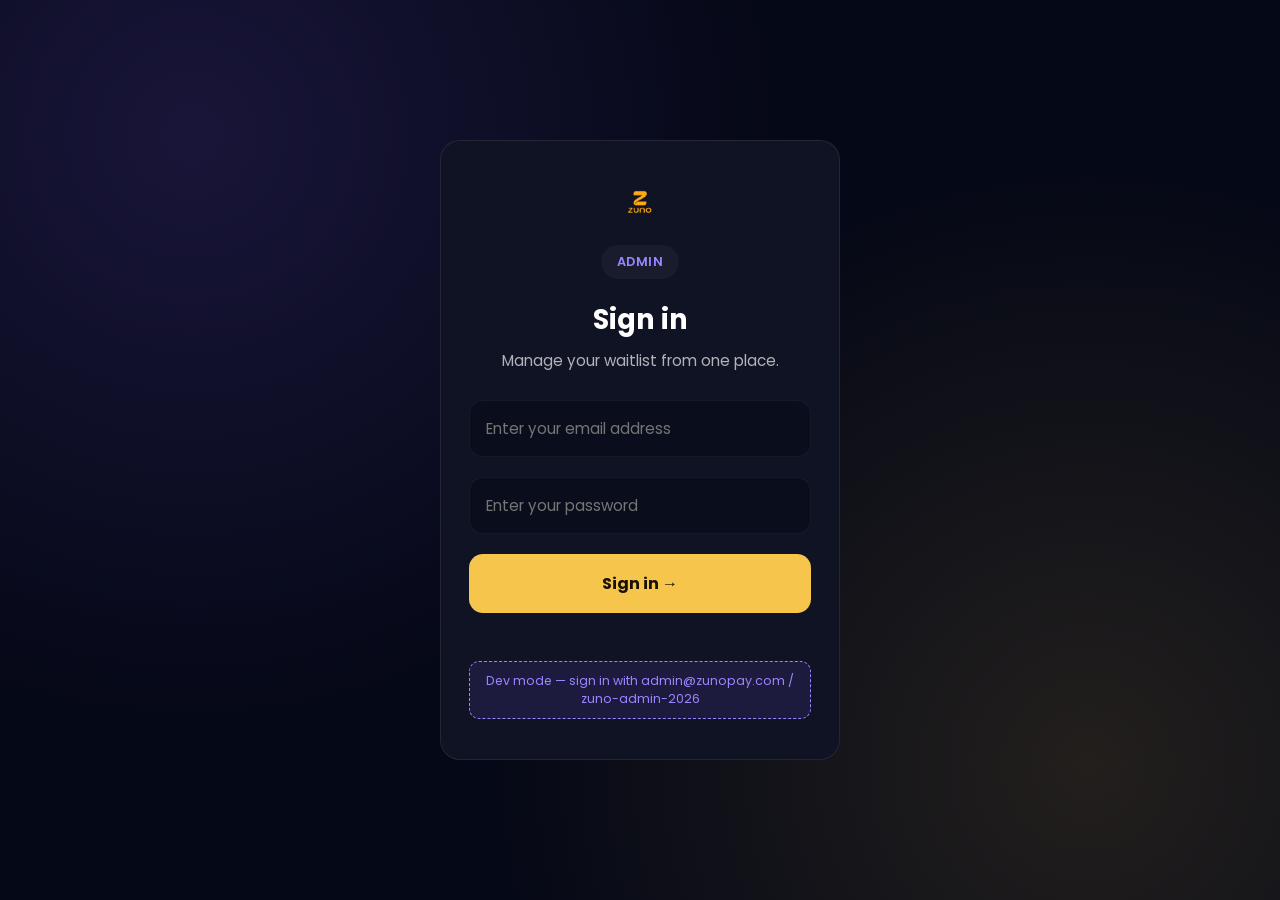
<file: admin/dashboard.html>
<!DOCTYPE html>
<html lang="en">
<head>
<meta charset="UTF-8">
<meta name="viewport" content="width=device-width, initial-scale=1.0">
<title>Waitlist — ZUNO Admin</title>
<meta name="robots" content="noindex, nofollow">
<link rel="icon" type="image/png" href="assets/zuno.png?v=3">
<link href="https://fonts.googleapis.com/css2?family=Poppins:wght@300;400;500;600;700;800&display=swap" rel="stylesheet">
<link rel="stylesheet" href="css/admin.css">
</head>
<body class="admin-body">

<a class="skip-link" href="#main-content">Skip to content</a>

<header class="admin-topbar">
  <a class="brand" href="dashboard.html" aria-label="ZUNO admin home">
    <img class="logo-icon" src="assets/zuno.png?v=3" alt="ZUNO">
    <span class="badge admin-badge">ADMIN</span>
  </a>

  <button class="hamburger-btn" id="hamburgerBtn" type="button" aria-label="Open menu" aria-expanded="false" aria-controls="topbarMenu">
    <span class="hamburger-icon" aria-hidden="true"></span>
  </button>

  <div class="admin-topbar-right" id="topbarMenu">
    <span class="badge dev-badge" id="devBadge" hidden>DEV MODE</span>
    <span class="admin-user" id="adminEmail"></span>
    <button class="admin-btn admin-btn--ghost" id="signOutBtn" type="button">Sign out</button>
  </div>
</header>

<main id="main-content" class="admin-main">

  <div class="admin-heading">
    <div>
      <h1>Waitlist</h1>
      <p class="admin-subtitle">Everyone who's signed up for early access.</p>
    </div>
    <button class="admin-btn admin-btn--gold" id="exportBtn" type="button">Export CSV</button>
  </div>

  <div class="stat-cards" id="statCards">
    <div class="stat-card">
      <span class="stat-label">Total signups</span>
      <span class="stat-value" id="statTotal">—</span>
    </div>
    <div class="stat-card">
      <span class="stat-label">New today</span>
      <span class="stat-value" id="statToday">—</span>
    </div>
    <div class="stat-card">
      <span class="stat-label">New this week</span>
      <span class="stat-value" id="statWeek">—</span>
    </div>
  </div>

  <div class="admin-toolbar">
    <label class="sr-only" for="searchInput">Search by name or email</label>
    <input id="searchInput" type="search" placeholder="Search by name or email" autocomplete="off">
  </div>

  <div class="table-wrap">
    <table class="admin-table" id="waitlistTable">
      <thead>
        <tr>
          <th scope="col">Name</th>
          <th scope="col">Email</th>
          <th scope="col">Joined</th>
          <th scope="col"><span class="sr-only">Actions</span></th>
        </tr>
      </thead>
      <tbody id="waitlistBody">
        <!-- rows injected by admin-dashboard.js -->
      </tbody>
    </table>

    <div class="table-state" id="tableLoading">
      <span class="spinner" aria-hidden="true"></span>
      <span>Loading signups...</span>
    </div>

    <div class="table-state" id="tableEmpty" hidden>
      <p class="table-state-title">No signups yet</p>
      <p class="table-state-body">New waitlist entries will show up here as people join.</p>
    </div>

    <div class="table-state" id="tableError" hidden>
      <p class="table-state-title">Couldn't load the waitlist</p>
      <p class="table-state-body" id="tableErrorMessage">Something went wrong. Try again.</p>
      <button class="admin-btn admin-btn--ghost" id="retryBtn" type="button">Retry</button>
    </div>
  </div>

  <div class="admin-pagination" id="pagination" hidden>
    <button class="admin-btn admin-btn--ghost" id="prevPageBtn" type="button">← Previous</button>
    <span id="pageStatus" class="admin-page-status"></span>
    <button class="admin-btn admin-btn--ghost" id="nextPageBtn" type="button">Next →</button>
  </div>

</main>

<!-- Delete confirmation -->
<div class="modal-backdrop" id="deleteModal" hidden>
  <div class="modal" role="alertdialog" aria-modal="true" aria-labelledby="deleteModalTitle">
    <p class="modal-title" id="deleteModalTitle">Remove this signup?</p>
    <p class="modal-body" id="deleteModalBody"></p>
    <div class="modal-actions">
      <button class="admin-btn admin-btn--ghost" id="cancelDeleteBtn" type="button">Cancel</button>
      <button class="admin-btn admin-btn--danger" id="confirmDeleteBtn" type="button">Remove</button>
    </div>
  </div>
</div>

<div class="toast" id="toast" role="status" aria-live="polite" hidden></div>

<script src="js/config.js"></script>
<script src="js/api.js"></script>
<script src="js/dashboard.js"></script>
</body>
</html>
</file>
<file: css/style.css>
/* =========================================================
   ZUNO — Design tokens
   ========================================================= */
:root{
  /* brand colors (single source of truth — fixes #f6c54b / #f4c84a drift) */
  --color-bg:        #050816;
  --color-surface:    #0f1324;
  --color-surface-2:  #12162a;
  --color-surface-3:  #181c2d;
  --color-input:      #0a0e1c;
  --color-border:      rgba(255,255,255,.08);
  --color-border-soft: rgba(255,255,255,.05);

  --color-gold:       #f6c54b;
  --color-gold-hover: #ffd66b;
  --color-gold-text:  #1a1106;
  --color-purple:     #7f5af0;
  --color-purple-soft:#9a85ff;

  --color-text:        #ffffff;
  --color-text-muted:  rgba(255,255,255,.68);
  --color-text-faint:  rgba(255,255,255,.46);

  /* type scale */
  --font-body: 'Poppins', sans-serif;
  --fs-h1: clamp(2.4rem, 1.55rem + 3.2vw, 4.05rem);
  --fs-h2: clamp(1.7rem, 1.3rem + 1.6vw, 2.65rem);
  --fs-eyebrow: .8rem;

  /* spacing scale */
  --space-1: 8px;
  --space-2: 12px;
  --space-3: 20px;
  --space-4: 28px;
  --space-5: 40px;
  --space-6: 60px;
  --space-7: 80px;

  /* layout */
  --container: 1200px;
  --side-pad: 8%;
  --header-h: 88px;

  /* radii */
  --radius-sm: 10px;
  --radius-md: 14px;
  --radius-lg: 20px;
  --radius-xl: 28px;
  --radius-pill: 999px;

  /* motion */
  --ease: cubic-bezier(.4,0,.2,1);
}

/* =========================================================
   Reset & base
   ========================================================= */
*,
*::before,
*::after{
  margin: 0;
  padding: 0;
  box-sizing: border-box;
  font-family: var(--font-body);
}

html{
  scroll-behavior: smooth;
}

body{
  background: var(--color-bg);
  color: var(--color-text);
  overflow-x: hidden;
  -webkit-font-smoothing: antialiased;
}

img{
  max-width: 100%;
  display: block;
}

a{
  color: inherit;
}

button{
  font: inherit;
}

ul{ list-style: none; }

/* Accessible visually-hidden utility (screen-reader only) */
.sr-only{
  position: absolute;
  width: 100px;
  height: 100px;
  overflow: hidden;
  clip: rect(0 0 0 0);
  white-space: nowrap;
}

/* Skip link */
.skip-link{
  position: absolute;
  top: -48px;
  left: 16px;
  z-index: 10001;
  background: var(--color-gold);
  color: var(--color-gold-text);
  font-weight: 600;
  padding: 10px 18px;
  border-radius: var(--radius-sm);
  transition: top .2s var(--ease);
}
.skip-link:focus{
  top: 16px;
}

/* Consistent focus ring everywhere (keyboard accessibility) */
a:focus-visible,
button:focus-visible,
input:focus-visible{
  outline: 2px solid var(--color-gold);
  outline-offset: 3px;
  border-radius: var(--radius-sm);
}

@media (prefers-reduced-motion: reduce){
  *,
  *::before,
  *::after{
    animation-duration: .001ms !important;
    animation-iteration-count: 1 !important;
    transition-duration: .001ms !important;
    scroll-behavior: auto !important;
  }
}

/* =========================================================
   Header
   ========================================================= */
header{
  display: flex;
  align-items: center;
  justify-content: space-between;
  gap: 20px;
  padding: 18px 5%;
  position: fixed;
  inset: 0 0 auto 0;
  background: rgba(5,8,22,.85);
  backdrop-filter: blur(10px);
  -webkit-backdrop-filter: blur(10px);
  border-bottom: 1px solid transparent;
  z-index: 9999;
  transition: background .3s var(--ease), border-color .3s var(--ease);
}

header.is-scrolled{
  border-bottom-color: var(--color-border);
  background: rgba(5,8,22,.96);
}

.brand{
  display: flex;
  align-items: center;
  gap: 10px;
  text-decoration: none;
  flex-shrink: 0;
}

.brand img{
  height: 45px;
  width: auto;
}

.brand .logo-icon{ height: 48px; }

.nav-links{
  display: flex;
  align-items: center;
  gap: 35px;
}

.nav-links a{
  text-decoration: none;
  color: var(--color-text);
  font-size: 1rem;
  font-weight: 500;
  transition: color .25s var(--ease);
  white-space: nowrap;
}

.nav-links a:hover,
.nav-links a:focus-visible{
  color: var(--color-gold);
}

.right-controls{
  display: flex;
  align-items: center;
  gap: 12px;
  flex-shrink: 0;
}

.secure-badge{
  display: flex;
  align-items: center;
  gap: 10px;
  background: var(--color-surface-2);
  border: 1px solid var(--color-border);
  padding: 6px 16px 6px 6px;
  border-radius: var(--radius-pill);
  font-size: 13px;
  font-weight: 500;
  color: var(--color-text);
  white-space: nowrap;
  flex-shrink: 0;
}

.secure-badge-icon{
  width: 26px;
  height: 26px;
  flex-shrink: 0;
  background: var(--color-gold);
  border-radius: 8px;
  display: flex;
  align-items: center;
  justify-content: center;
}

/* Hamburger button (real <button>, animated to an X when open) */
.menu-toggle{
  display: none;
  width: 40px;
  height: 40px;
  align-items: center;
  justify-content: center;
  background: none;
  border: none;
  cursor: pointer;
  flex-shrink: 0;
}

.menu-toggle .bar{
  position: relative;
  width: 20px;
  height: 2px;
  background: var(--color-text);
  transition: transform .25s var(--ease), opacity .25s var(--ease);
}
.menu-toggle .bar::before,
.menu-toggle .bar::after{
  content: "";
  position: absolute;
  left: 0;
  width: 20px;
  height: 2px;
  background: var(--color-text);
  transition: transform .25s var(--ease), opacity .25s var(--ease);
}
.menu-toggle .bar::before{ transform: translateY(-6px); }
.menu-toggle .bar::after{ transform: translateY(6px); }

.menu-toggle[aria-expanded="true"] .bar{ background: transparent; }
.menu-toggle[aria-expanded="true"] .bar::before{ transform: translateY(0) rotate(45deg); }
.menu-toggle[aria-expanded="true"] .bar::after{ transform: translateY(0) rotate(-45deg); }

/* =========================================================
   Hero
   ========================================================= */
.hero{
  display: flex;
  justify-content: space-between;
  align-items: center;
  padding: 0 var(--side-pad) var(--space-6);
  gap: var(--space-6);
  margin-top: var(--header-h);
}

.hero-text{
  flex: 1 1 0%;
  min-width: 0;
}

.eyebrow,
.badge{
  display: inline-block;
  padding: 8px 16px;
  background: var(--color-surface-3);
  border-radius: var(--radius-pill);
  font-size: var(--fs-eyebrow);
  font-weight: 600;
  letter-spacing: .03em;
  color: var(--color-purple-soft);
  margin-bottom: var(--space-3);
}

.hero h1{
  font-size: var(--fs-h1);
  line-height: 1.12;
  margin-bottom: var(--space-3);
  font-weight: 700;
}

.hero h1 span,
h1 .accent{
  color: var(--color-gold);
}

.hero p{
  color: var(--color-text-muted);
  margin-bottom: var(--space-4);
  line-height: 1.75;
  font-size: 1.05rem;
  max-width: 540px;
}

.waitlist-card{
  background: var(--color-surface);
  padding: var(--space-4);
  border-radius: var(--radius-lg);
  border: 1px solid #f6c54b;
  max-width: 460px;
}

.waitlist-card input,
.cta-form input{
  width: 100%;
  padding: 16px;
  background: var(--color-input);
  border: 1px solid var(--color-border-soft);
  border-radius: var(--radius-md);
  margin-bottom: var(--space-3);
  color: var(--color-text);
  font-size: .95rem;
  transition: border-color .2s var(--ease);
}

.waitlist-card input:focus,
.cta-form input:focus{
  border-color: var(--color-purple);
}

input::placeholder{
  color: var(--color-text-faint);
}

.join-btn,
.cta-form button{
  width: 100%;
  padding: 17px;
  border: none;
  background: var(--color-gold);
  color: var(--color-gold-text);
  font-weight: 700;
  border-radius: var(--radius-md);
  cursor: pointer;
  font-size: 1rem;
  transition: background .2s var(--ease), transform .2s var(--ease), box-shadow .2s var(--ease);
}

.join-btn:hover,
.cta-form button:hover{
  background: var(--color-gold-hover);
  transform: translateY(-2px);
  box-shadow: 0 10px 24px -8px rgba(246,197,75,.45);
}

.join-btn:active,
.cta-form button:active{
  transform: translateY(0);
}

.waitlist-card small{
  display: block;
  margin-top: var(--space-2);
  color: var(--color-text-faint);
  text-align: center;
  font-size: .8rem;
}

.form-feedback{
  margin-top: var(--space-2);
  font-size: .85rem;
  color: var(--color-gold);
  min-height: 1.2em;
}

.platforms{
  display: flex;
  align-items: center;
  gap: 12px;
  margin-top: var(--space-4);
  color: var(--color-text-faint);
}

.platforms .coming{
  font-size: 12px;
}

.platforms svg{
  width: 20px;
  height: 20px;
  color: #bdbdbd;
  transition: color .25s var(--ease), transform .25s var(--ease);
}

.platforms svg:hover{
  color: var(--color-text);
  transform: translateY(-2px);
}

.divider{
  width: 1px;
  height: 24px;
  background: var(--color-border);
}

.hero-image{
  flex: 0 1 420px;
  min-width: 0;
  max-width: 420px;
  display: flex;
  justify-content: center;
}

.hero-image img{
  width: 100%;
  max-width: 420px;
  height: auto;
  filter: drop-shadow(0 0 40px rgba(127,90,240,.4));
}

/* Centered, single-column hero variant used on legal pages */
.hero--solo{
  padding: 0px var(--side-pad) 10px;
}
.hero--solo + .features{
  padding-top: var(--space-5);
} 

.hero--solo .hero-text{
  max-width: 720px;
  margin: 0 auto;
  text-align: center;
}

.hero--solo .hero-text p{
  margin-left: auto;
  margin-right: auto;
  text-align: center;
  max-width: 620px;
  margin-bottom: 0;
}

.hero--solo .hero-text h1{
  margin-bottom: var(--space-3);
  
}

/* =========================================================
   Shared section layout
   ========================================================= */
main{
  display: block;
}

.features,
.how-it-works,
.cta{
  padding: var(--space-7) var(--side-pad);
}

.eyebrow-center{
  display: block;
  text-align: center;
  color: var(--color-gold);
  font-size: 13px;
  font-weight: 600;
  letter-spacing: .08em;
  margin-bottom: var(--space-2);
}

.features h2,
.how-it-works h2{
  text-align: center;
  margin: 0 auto var(--space-6);
  font-size: var(--fs-h2);
  font-weight: 700;
  max-width: 720px;
}

/* =========================================================
   Feature cards
   ========================================================= */
.cards{
  display: grid;
  grid-template-columns: repeat(auto-fit, minmax(240px, 1fr));
  gap: var(--space-3);
  max-width: var(--container);
  margin: 0 auto;
} 

.cards--single{
  grid-template-columns: minmax(0, 1fr);
  max-width: 900px;
}

.card{
  background: var(--color-surface);
  padding: var(--space-4);
  border-radius: var(--radius-lg);
  border: 1px solid var(--color-border-soft);
  transition: transform .25s var(--ease), border-color .25s var(--ease), background .25s var(--ease);
}

.card:hover{
  transform: translateY(-4px);
  border-color: var(--color-border);
  background: #121730;
}

.card h3{
  margin-bottom: var(--space-2);
  font-size: 1.05rem;
  font-weight: 600;
}

.card p{
  color: var(--color-text-muted);
  line-height: 1.6;
  font-size: .95rem;
}

/* =========================================================
   How it works / steps
   ========================================================= */
.steps{
  display: grid;
  grid-template-columns: repeat(auto-fit, minmax(260px, 1fr));
  gap: var(--space-3);
  max-width: var(--container);
  margin: 0 auto;
}

.step{
  background: var(--color-surface);
  padding: var(--space-4);
  border-radius: var(--radius-lg);
  border: 1px solid var(--color-border-soft);
  text-align: center;
  transition: transform .25s var(--ease), border-color .25s var(--ease);
}

.step:hover{
  transform: translateY(-4px);
  border-color: var(--color-border);
}

.step h3{
  margin-bottom: var(--space-1);
  font-size: 1.05rem;
  font-weight: 600;
}

.step p{
  color: var(--color-text-muted);
  font-size: .95rem;
  line-height: 1.6;
}

.number{
  width: 40px;
  height: 40px;
  background: var(--color-purple);
  border-radius: 50%;
  display: flex;
  align-items: center;
  justify-content: center;
  margin: 0 auto var(--space-3);
  font-weight: 700;
}

/* =========================================================
   CTA band
   ========================================================= */
.cta{
  background: linear-gradient(135deg, #111739, #1a1f56);
  border-radius: var(--radius-xl);
  margin: var(--space-6) var(--side-pad);
  text-align: center;
  border: 1px solid var(--color-gold);
}

.cta h2{
  font-size: var(--fs-h2);
  margin: var(--space-3) 0;
  font-weight: 700;
}

.cta p{
  color: var(--color-text-muted);
  margin: 0 auto var(--space-4);
  max-width: 560px;
  line-height: 1.7;
}

.cta-form{
  display: flex;
  flex-direction: column;
  max-width: 560px;
  margin: 0 auto;
  gap: 2px;
}

.cta-form input,
.cta-form button{
  width: 100%;
}

.cta .join-btn{
    display: inline-block;
    width: auto;
    min-width: 260px;
    text-decoration: none;
    padding: 17px 30px;
}
/*
.cta-form input{ margin-bottom: 0; }

.cta-form button{
  width: auto;
  white-space: nowrap;
  padding: 17px 30px;
}
*/

/* =========================================================
   Footer
   ========================================================= */
.footer{
  background: var(--color-bg);
  border-top: 1px solid var(--color-border);
  padding: var(--space-5) var(--side-pad) var(--space-4);
}

.footer-top{
  display: grid;
  grid-template-columns: 1fr auto 1fr;
  align-items: center;
  gap: var(--space-4);
  max-width: var(--container);
  margin: 0 auto;
}

.footer-brand{
  justify-self: start;
}

.footer-links{
  justify-self: center;
}

.footer-social{
  justify-self: end;
}

.footer-brand{
  display: flex;
  align-items: center;
  gap: 10px;
}

.footer-icon{
  height: 26px;
  width: auto;
  opacity: .75;
}

.footer-tagline{
  font-size: 12px;
  color: var(--color-text-faint);
}

.footer-links{
  display: flex;
  align-items: center;
  gap: 24px;
  flex-wrap: wrap;
}

.footer-links a{
  color: var(--color-text-muted);
  text-decoration: none;
  font-size: .92rem;
  transition: color .25s var(--ease);
}

.footer-links a:hover,
.footer-links a:focus-visible{
  color: var(--color-text);
}

.footer-social{
  display: flex;
  align-items: center;
  gap: 18px;
}

.footer-social a{
  font-size: 17px;
  color: var(--color-text-muted);
  transition: color .25s var(--ease), transform .25s var(--ease);
}

.footer-social a:hover{
  color: var(--color-gold);
  transform: translateY(-2px);
}

.footer-bottom{
  max-width: var(--container);
  margin: var(--space-4) auto 0;
  padding-top: var(--space-3);
  border-top: 1px solid var(--color-border);
  text-align: center;
}

.footer-bottom p{
  color: var(--color-text-faint);
  font-size: 12px;
}

/* =========================================================
   Responsive — tablet & mobile nav (≤900px)
   ========================================================= */
@media (max-width: 900px){
  header{
    padding: 16px 6%;
  }
   
  .secure-badge span.secure-badge-text{
    display: none;
  }

  .secure-badge{
    padding: 7px;
  }

  .menu-toggle{
    display: flex;
  }

  .nav-links{
    position: absolute;
    top: calc(var(--header-h) - 8px);
    right: 6%;
    left: 6%;
    flex-direction: column;
    align-items: stretch;
    gap: 6px;
    background: #0b1023;
    border: 1px solid var(--color-border);
    padding: 16px;
    border-radius: var(--radius-md);
    box-shadow: 0 20px 40px -10px rgba(0,0,0,.5);
    transform: translateY(-8px);
    transition: transform .25s var(--ease), opacity .25s var(--ease), visibility .25s var(--ease);
    visibility: hidden;
    opacity: 0;
  }

  .nav-links a{
    padding: 12px 14px;
    border-radius: var(--radius-sm);
    width: 100%;
  }

  .nav-links a:hover{
    background: rgba(255,255,255,.05);
  }

  .nav-links.active{
    transform: translateY(0);
    visibility: visible;
    opacity: 1;
  }

  .hero{
    flex-direction: column;
    text-align: center;
  }

  .hero-text{
    text-align: center;
  }

  .hero p{
    margin-left: auto;
    margin-right: auto;
  }

  .waitlist-card{
    margin: 0 auto;
    text-align: left;
  }

  .platforms{
    justify-content: center;
    margin-left: auto;
    margin-right: auto;
  }

  .hero-image{
    max-width: 320px;
  }
}

/* =========================================================
   Responsive — mobile (≤640px)
   ========================================================= */
@media (max-width: 640px){
  .cta-form{
    flex-direction: column;
  }

  .cta-form button{
    width: 100%;
  }

  .footer-top{
    grid-template-columns: 1fr;
    justify-items: center;
    text-align: center;
  }

  .footer-links{
    justify-content: center;
  }
}

/* =========================================================
   Responsive — small phones (≤480px)
   ========================================================= */
@media (max-width: 480px){
  header{
    padding: 14px 5%;
  }

  .brand .logo-icon{ height: 42px; }

  .secure-badge{
    padding: 6px;
  }

  .secure-badge-icon{
    width: 22px;
    height: 22px;
  }

  .hero h1{
    font-size: clamp(2rem, 1.5rem + 4vw, 2.6rem);
  }

   .hero--solo + .features{
  padding-top: var(--space-4);
   } 
   
  .waitlist-card{
    padding: var(--space-3);
  }

  .tabs button{
    font-size: .85rem;
    padding: 11px 6px;
  }
}
</file>
<file: admin/css/admin.css>
/* =========================================================
   ZUNO Admin — styles
   Self-contained: does NOT depend on ../css/style.css, so this
   admin folder works no matter where/how it's served (avoids
   local-server "can't go above root" issues with ../ paths).
   ========================================================= */

/* ---------- Design tokens (mirrors the main site) ---------- */
:root{
  --color-bg:        #050816;
  --color-surface:    #0f1324;
  --color-surface-2:  #12162a;
  --color-surface-3:  #181c2d;
  --color-input:      #0a0e1c;
  --color-border:      rgba(255,255,255,.08);
  --color-border-soft: rgba(255,255,255,.05);

  --color-gold:       #f6c54b;
  --color-gold-hover: #ffd66b;
  --color-gold-text:  #1a1106;
  --color-purple:     #7f5af0;
  --color-purple-soft:#9a85ff;

  --color-text:        #ffffff;
  --color-text-muted:  rgba(255,255,255,.68);
  --color-text-faint:  rgba(255,255,255,.46);

  --font-body: 'Poppins', sans-serif;

  --space-1: 8px;
  --space-2: 12px;
  --space-3: 20px;
  --space-4: 28px;
  --space-5: 40px;
  --space-6: 60px;
  --space-7: 80px;

  --container: 1200px;

  --radius-sm: 10px;
  --radius-md: 14px;
  --radius-lg: 20px;
  --radius-xl: 28px;
  --radius-pill: 999px;

  --ease: cubic-bezier(.4,0,.2,1);
}

/* ---------- Reset & base ---------- */
*,
*::before,
*::after{
  margin: 0;
  padding: 0;
  box-sizing: border-box;
  font-family: var(--font-body);
}

html{ scroll-behavior: smooth; }

body{
  background: var(--color-bg);
  color: var(--color-text);
  overflow-x: hidden;
  -webkit-font-smoothing: antialiased;
}

img{ max-width: 100%; display: block; }
a{ color: inherit; text-decoration: none; }
button{ font: inherit; }
ul{ list-style: none; }

.sr-only{
  position: absolute;
  width: 1px;
  height: 1px;
  overflow: hidden;
  clip: rect(0 0 0 0);
  white-space: nowrap;
}

.skip-link{
  position: absolute;
  top: -48px;
  left: 16px;
  z-index: 10001;
  background: var(--color-gold);
  color: var(--color-gold-text);
  font-weight: 600;
  padding: 10px 18px;
  border-radius: var(--radius-sm);
  transition: top .2s var(--ease);
}
.skip-link:focus{ top: 16px; }

a:focus-visible,
button:focus-visible,
input:focus-visible{
  outline: 2px solid var(--color-gold);
  outline-offset: 3px;
  border-radius: var(--radius-sm);
}

@media (prefers-reduced-motion: reduce){
  *, *::before, *::after{
    animation-duration: .001ms !important;
    animation-iteration-count: 1 !important;
    transition-duration: .001ms !important;
    scroll-behavior: auto !important;
  }
}

/* The [hidden] attribute must always win — several components below
   (e.g. .modal-backdrop, .table-state) set their own `display`,
   which would otherwise silently override `hidden` and leave things
   visible that JS meant to hide. */
[hidden]{
  display: none !important;
}

/* Shared pill badge (used for ADMIN tag, eyebrow text) */
.badge{
  display: inline-block;
  padding: 8px 16px;
  background: var(--color-surface-3);
  border-radius: var(--radius-pill);
  font-size: .8rem;
  font-weight: 600;
  letter-spacing: .03em;
  color: var(--color-purple-soft);
}

/* Brand lockup (logo + wordmark) */
.brand{
  display: flex;
  align-items: center;
  gap: 10px;
  flex-shrink: 0;
}
.brand .logo-icon{ height: 40px; width: auto; }

/* Primary gold button + form feedback (login screen) */
.join-btn{
  width: 100%;
  padding: 17px;
  border: none;
  background: var(--color-gold);
  color: var(--color-gold-text);
  font-weight: 700;
  border-radius: var(--radius-md);
  cursor: pointer;
  font-size: 1rem;
  transition: background .2s var(--ease), transform .2s var(--ease), box-shadow .2s var(--ease);
}
.join-btn:hover{
  background: var(--color-gold-hover);
  transform: translateY(-2px);
  box-shadow: 0 10px 24px -8px rgba(246,197,75,.45);
}
.join-btn:active{ transform: translateY(0); }
.join-btn:disabled{ opacity: .7; cursor: not-allowed; transform: none; }

.form-feedback{
  margin-top: var(--space-2);
  font-size: .85rem;
  color: var(--color-gold);
  min-height: 1.2em;
}

/* ---------- Auth screen ---------- */
.admin-auth-body{
  min-height: 100vh;
  display: flex;
}

.auth-shell{
  flex: 1;
  display: flex;
  align-items: center;
  justify-content: center;
  padding: var(--space-4);
  background:
    radial-gradient(circle at 15% 15%, rgba(127,90,240,.16), transparent 45%),
    radial-gradient(circle at 85% 85%, rgba(246,197,75,.12), transparent 45%),
    var(--color-bg);
}

.auth-card{
  width: 100%;
  max-width: 400px;
  background: var(--color-surface);
  border: 1px solid var(--color-border);
  border-radius: var(--radius-lg);
  padding: var(--space-5) var(--space-4);
  text-align: center;
}

.auth-logo{
  height: 44px;
  width: auto;
  margin: 0 auto var(--space-3);
}

.auth-badge{
  margin: 0 0 var(--space-3);
}

.auth-title{
  font-size: 1.7rem;
  font-weight: 700;
  margin-bottom: var(--space-1);
}

.auth-subtitle{
  color: var(--color-text-muted);
  font-size: .95rem;
  margin-bottom: var(--space-4);
}

.auth-card form{
  text-align: left;
}

.auth-card input{
  width: 100%;
  padding: 16px;
  background: var(--color-input);
  border: 1px solid var(--color-border-soft);
  border-radius: var(--radius-md);
  margin-bottom: var(--space-3);
  color: var(--color-text);
  font-size: .95rem;
  transition: border-color .2s var(--ease);
}

.auth-card input:focus{
  border-color: var(--color-purple);
  outline: none;
}

.form-feedback--error{
  color: #ff8686;
}

.dev-hint{
  margin-top: var(--space-3);
  padding: 10px 14px;
  background: rgba(127,90,240,.12);
  border: 1px dashed var(--color-purple-soft);
  border-radius: var(--radius-sm);
  color: var(--color-purple-soft);
  font-size: .78rem;
  text-align: center;
}

/* ---------- Shared admin layout ---------- */
.admin-body{
  min-height: 100vh;
  background: var(--color-bg);
}

.admin-topbar{
  display: flex;
  align-items: center;
  justify-content: space-between;
  gap: 16px;
  padding: 16px 5%;
  border-bottom: 1px solid var(--color-border);
  background: rgba(5,8,22,.9);
  backdrop-filter: blur(10px);
  position: sticky;
  top: 0;
  z-index: 100;
}

.admin-topbar .brand{ gap: 10px; }
.admin-topbar .logo-icon{ height: 36px; }

.admin-badge{
  margin: 0;
  padding: 4px 12px;
  font-size: .7rem;
}

.dev-badge{
  margin: 0;
  padding: 4px 12px;
  font-size: .7rem;
  color: #ffd66b;
  background: rgba(246,197,75,.12);
  border: 1px dashed var(--color-gold);
}

.admin-topbar-right{
  display: flex;
  align-items: center;
  gap: 16px;
}

.admin-user{
  color: var(--color-text-muted);
  font-size: .9rem;
}

/* ---------- Hamburger (hidden on desktop) ---------- */
.hamburger-btn{
  display: none;
  background: transparent;
  border: 1px solid var(--color-border);
  border-radius: var(--radius-sm);
  width: 40px;
  height: 40px;
  align-items: center;
  justify-content: center;
  cursor: pointer;
  flex-shrink: 0;
}

.hamburger-icon,
.hamburger-icon::before,
.hamburger-icon::after{
  display: block;
  width: 18px;
  height: 2px;
  background: var(--color-text);
  border-radius: 2px;
  transition: transform .2s var(--ease), opacity .2s var(--ease);
}

.hamburger-icon::before,
.hamburger-icon::after{
  content: "";
  position: relative;
}

.hamburger-icon::before{ top: 5px; }
.hamburger-icon::after{ top: 3px; }

.hamburger-btn[aria-expanded="true"] .hamburger-icon{
  background: transparent;
}
.hamburger-btn[aria-expanded="true"] .hamburger-icon::before{
  top: 0;
  transform: rotate(45deg);
}
.hamburger-btn[aria-expanded="true"] .hamburger-icon::after{
  top: -2px;
  transform: rotate(-45deg);
}

@media (max-width: 720px){
  .admin-topbar{
    flex-wrap: wrap;
  }

  .hamburger-btn{
    display: flex;
  }

  .admin-topbar-right{
    display: none;
    width: 100%;
    flex-direction: column;
    align-items: stretch;
    gap: 12px;
    padding-top: 16px;
    margin-top: 16px;
    border-top: 1px solid var(--color-border);
  }

  .admin-topbar-right.is-open{
    display: flex;
  }

  .admin-topbar-right .badge{
    align-self: flex-start;
  }

  .admin-user{
    font-size: .85rem;
    word-break: break-all;
  }

  .admin-topbar-right .admin-btn{
    width: 100%;
  }
}

.admin-main{
  max-width: var(--container);
  margin: 0 auto;
  padding: var(--space-5) 5% var(--space-7);
}

.admin-heading{
  display: flex;
  align-items: flex-end;
  justify-content: space-between;
  gap: var(--space-3);
  flex-wrap: wrap;
  margin-bottom: var(--space-4);
}

.admin-heading h1{
  font-size: 1.9rem;
  font-weight: 700;
  margin-bottom: 4px;
}

.admin-subtitle{
  color: var(--color-text-muted);
  font-size: .95rem;
}

/* ---------- Buttons ---------- */
.admin-btn{
  padding: 12px 20px;
  border-radius: var(--radius-md);
  border: 1px solid transparent;
  font-weight: 600;
  font-size: .9rem;
  cursor: pointer;
  transition: background .2s var(--ease), transform .2s var(--ease), border-color .2s var(--ease);
}

.admin-btn--gold{
  background: var(--color-gold);
  color: var(--color-gold-text);
}
.admin-btn--gold:hover{ background: var(--color-gold-hover); transform: translateY(-1px); }

.admin-btn--ghost{
  background: transparent;
  border-color: var(--color-border);
  color: var(--color-text);
}
.admin-btn--ghost:hover{ border-color: var(--color-gold); color: var(--color-gold); }
.admin-btn--ghost:disabled{ opacity: .5; cursor: not-allowed; }

.admin-btn--danger{
  background: transparent;
  border-color: rgba(255,107,107,.4);
  color: #ff8686;
}
.admin-btn--danger:hover{ background: rgba(255,107,107,.1); border-color: #ff6b6b; }

.admin-btn--sm{
  padding: 8px 14px;
  font-size: .8rem;
}

/* ---------- Stat cards ---------- */
.stat-cards{
  display: grid;
  grid-template-columns: repeat(auto-fit, minmax(180px, 1fr));
  gap: var(--space-3);
  margin-bottom: var(--space-4);
}

.stat-card{
  background: var(--color-surface);
  border: 1px solid var(--color-border-soft);
  border-radius: var(--radius-lg);
  padding: var(--space-3) var(--space-4);
  display: flex;
  flex-direction: column;
  gap: 6px;
}

.stat-label{
  font-size: .78rem;
  color: var(--color-text-faint);
  text-transform: uppercase;
  letter-spacing: .04em;
}

.stat-value{
  font-size: 1.9rem;
  font-weight: 700;
  color: var(--color-gold);
}

/* ---------- Toolbar ---------- */
.admin-toolbar{
  margin-bottom: var(--space-3);
}

.admin-toolbar input{
  width: 100%;
  max-width: 360px;
  padding: 13px 16px;
  background: var(--color-input);
  border: 1px solid var(--color-border-soft);
  border-radius: var(--radius-md);
  color: var(--color-text);
  font-size: .9rem;
  transition: border-color .2s var(--ease);
}

.admin-toolbar input:focus{
  border-color: var(--color-purple);
  outline: none;
}

/* ---------- Table ---------- */
.table-wrap{
  background: var(--color-surface);
  border: 1px solid var(--color-border-soft);
  border-radius: var(--radius-lg);
  overflow: hidden;
}

.admin-table{
  width: 100%;
  border-collapse: collapse;
}

.admin-table th{
  text-align: left;
  font-size: .78rem;
  text-transform: uppercase;
  letter-spacing: .04em;
  color: var(--color-text-faint);
  font-weight: 600;
  padding: 14px 20px;
  border-bottom: 1px solid var(--color-border);
}

.admin-table td{
  padding: 16px 20px;
  font-size: .92rem;
  color: var(--color-text);
  border-bottom: 1px solid var(--color-border-soft);
}

.admin-table tbody tr:last-child td{
  border-bottom: none;
}

.admin-table tbody tr:hover{
  background: var(--color-surface-2);
}

.admin-table-actions{
  text-align: right;
}

/* ---------- Table states ---------- */
.table-state{
  padding: var(--space-6) var(--space-4);
  text-align: center;
  color: var(--color-text-muted);
  display: flex;
  flex-direction: column;
  align-items: center;
  gap: 10px;
}

.table-state-title{
  font-size: 1.05rem;
  font-weight: 600;
  color: var(--color-text);
}

.table-state-body{
  font-size: .9rem;
  max-width: 360px;
}

.spinner{
  width: 22px;
  height: 22px;
  border: 2px solid var(--color-border);
  border-top-color: var(--color-gold);
  border-radius: 50%;
  animation: admin-spin .7s linear infinite;
}

@keyframes admin-spin{
  to{ transform: rotate(360deg); }
}

/* ---------- Pagination ---------- */
.admin-pagination{
  display: flex;
  flex-wrap: wrap;
  align-items: center;
  justify-content: center;
  gap: var(--space-3);
  margin-top: var(--space-3);
}

.admin-page-status{
  color: var(--color-text-muted);
  font-size: .85rem;
}

/* ---------- Modal ---------- */
.modal-backdrop{
  position: fixed;
  inset: 0;
  background: rgba(2,4,12,.7);
  display: flex;
  align-items: center;
  justify-content: center;
  padding: var(--space-4);
  z-index: 1000;
}

.modal{
  width: 100%;
  max-width: 380px;
  background: var(--color-surface);
  border: 1px solid var(--color-border);
  border-radius: var(--radius-lg);
  padding: var(--space-4);
}

.modal-title{
  font-size: 1.1rem;
  font-weight: 700;
  margin-bottom: 8px;
}

.modal-body{
  color: var(--color-text-muted);
  font-size: .9rem;
  line-height: 1.6;
  margin-bottom: var(--space-4);
}

.modal-actions{
  display: flex;
  justify-content: flex-end;
  gap: 10px;
}

/* ---------- Toast ---------- */
.toast{
  position: fixed;
  bottom: 24px;
  left: 50%;
  transform: translateX(-50%);
  background: var(--color-surface-3);
  border: 1px solid var(--color-border);
  color: var(--color-text);
  padding: 12px 20px;
  border-radius: var(--radius-md);
  font-size: .88rem;
  z-index: 1100;
  box-shadow: 0 10px 30px -8px rgba(0,0,0,.5);
}

/* ---------- Responsive ---------- */
@media (max-width: 640px){
  .admin-table thead{
    display: none;
  }
  .admin-table, .admin-table tbody, .admin-table tr, .admin-table td{
    display: block;
    width: 100%;
  }
  .admin-table tr{
    padding: 14px 20px;
    border-bottom: 1px solid var(--color-border-soft);
  }
  .admin-table td{
    border-bottom: none;
    padding: 4px 0;
  }
  .admin-table td:before{
    content: attr(data-label);
    display: block;
    font-size: .72rem;
    text-transform: uppercase;
    letter-spacing: .04em;
    color: var(--color-text-faint);
    margin-bottom: 2px;
  }
  .admin-table-actions{
    text-align: left;
    margin-top: 8px;
  }
}
</file>
